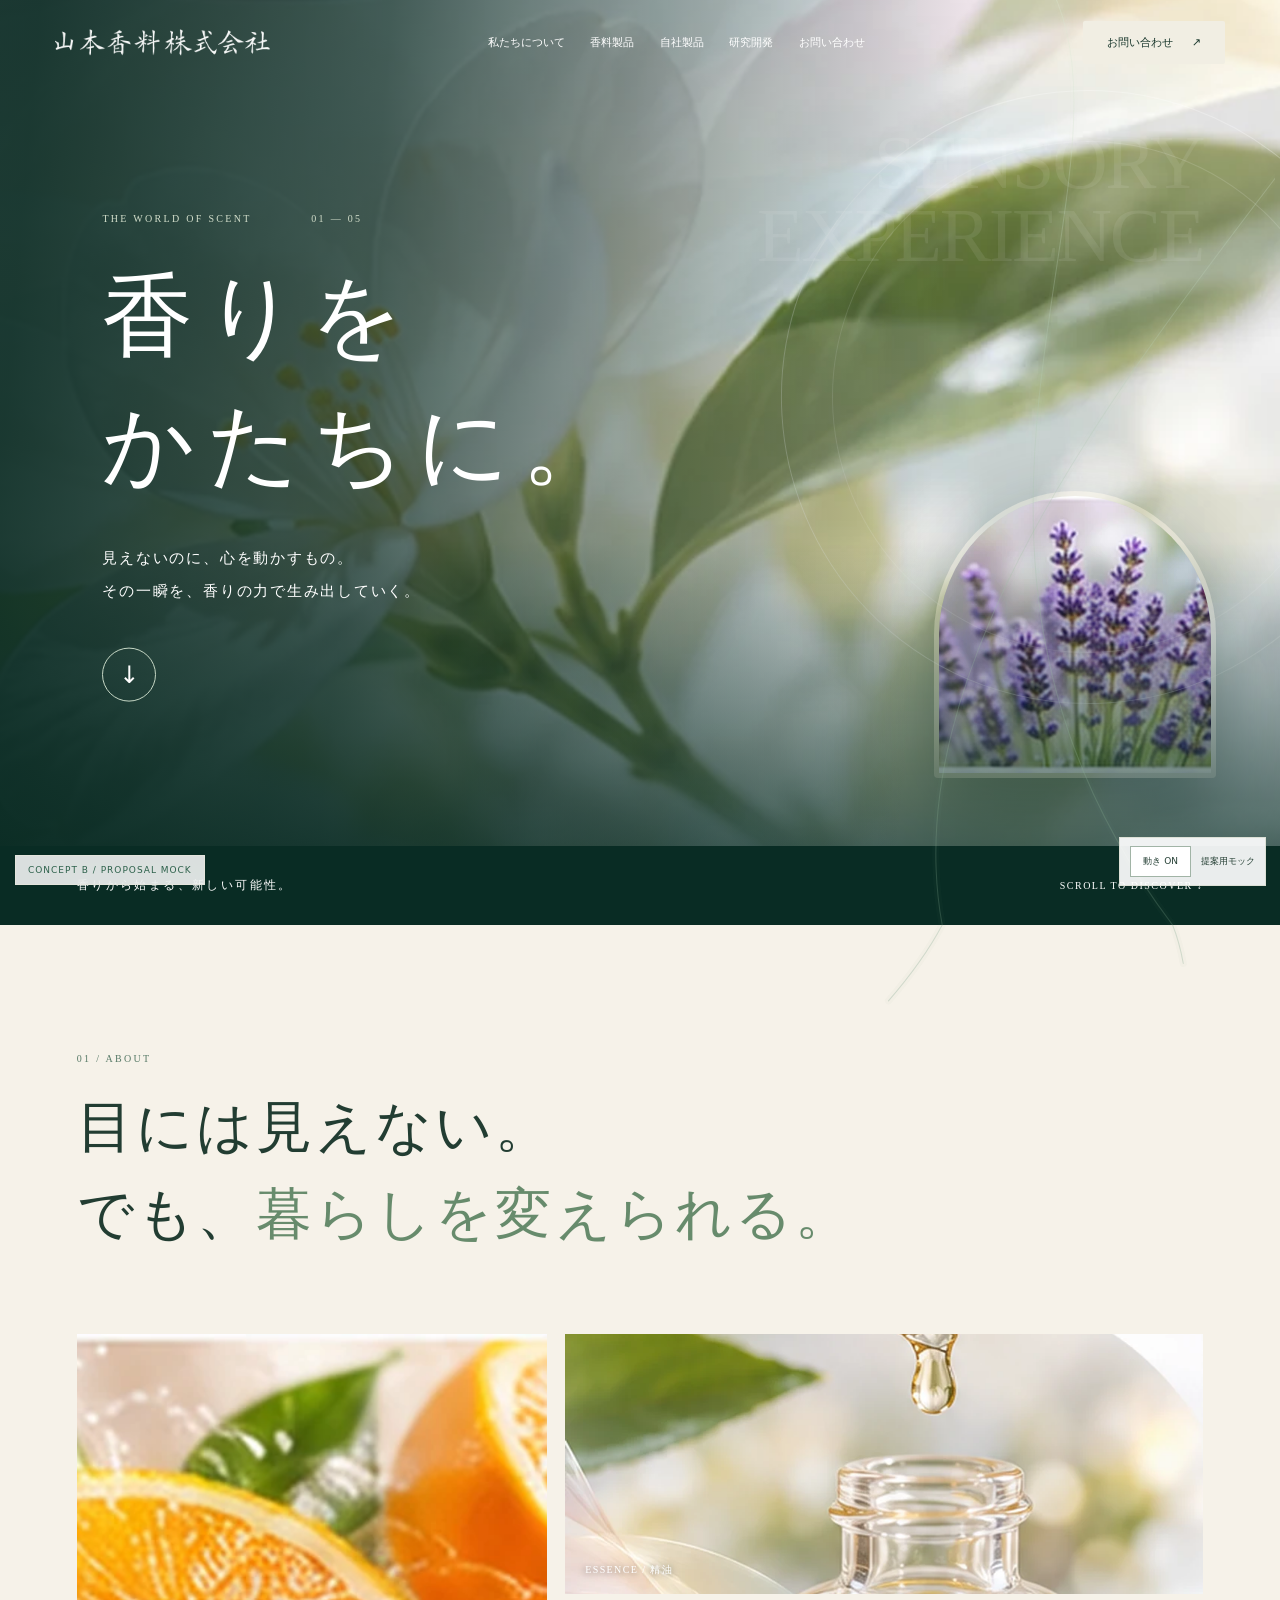
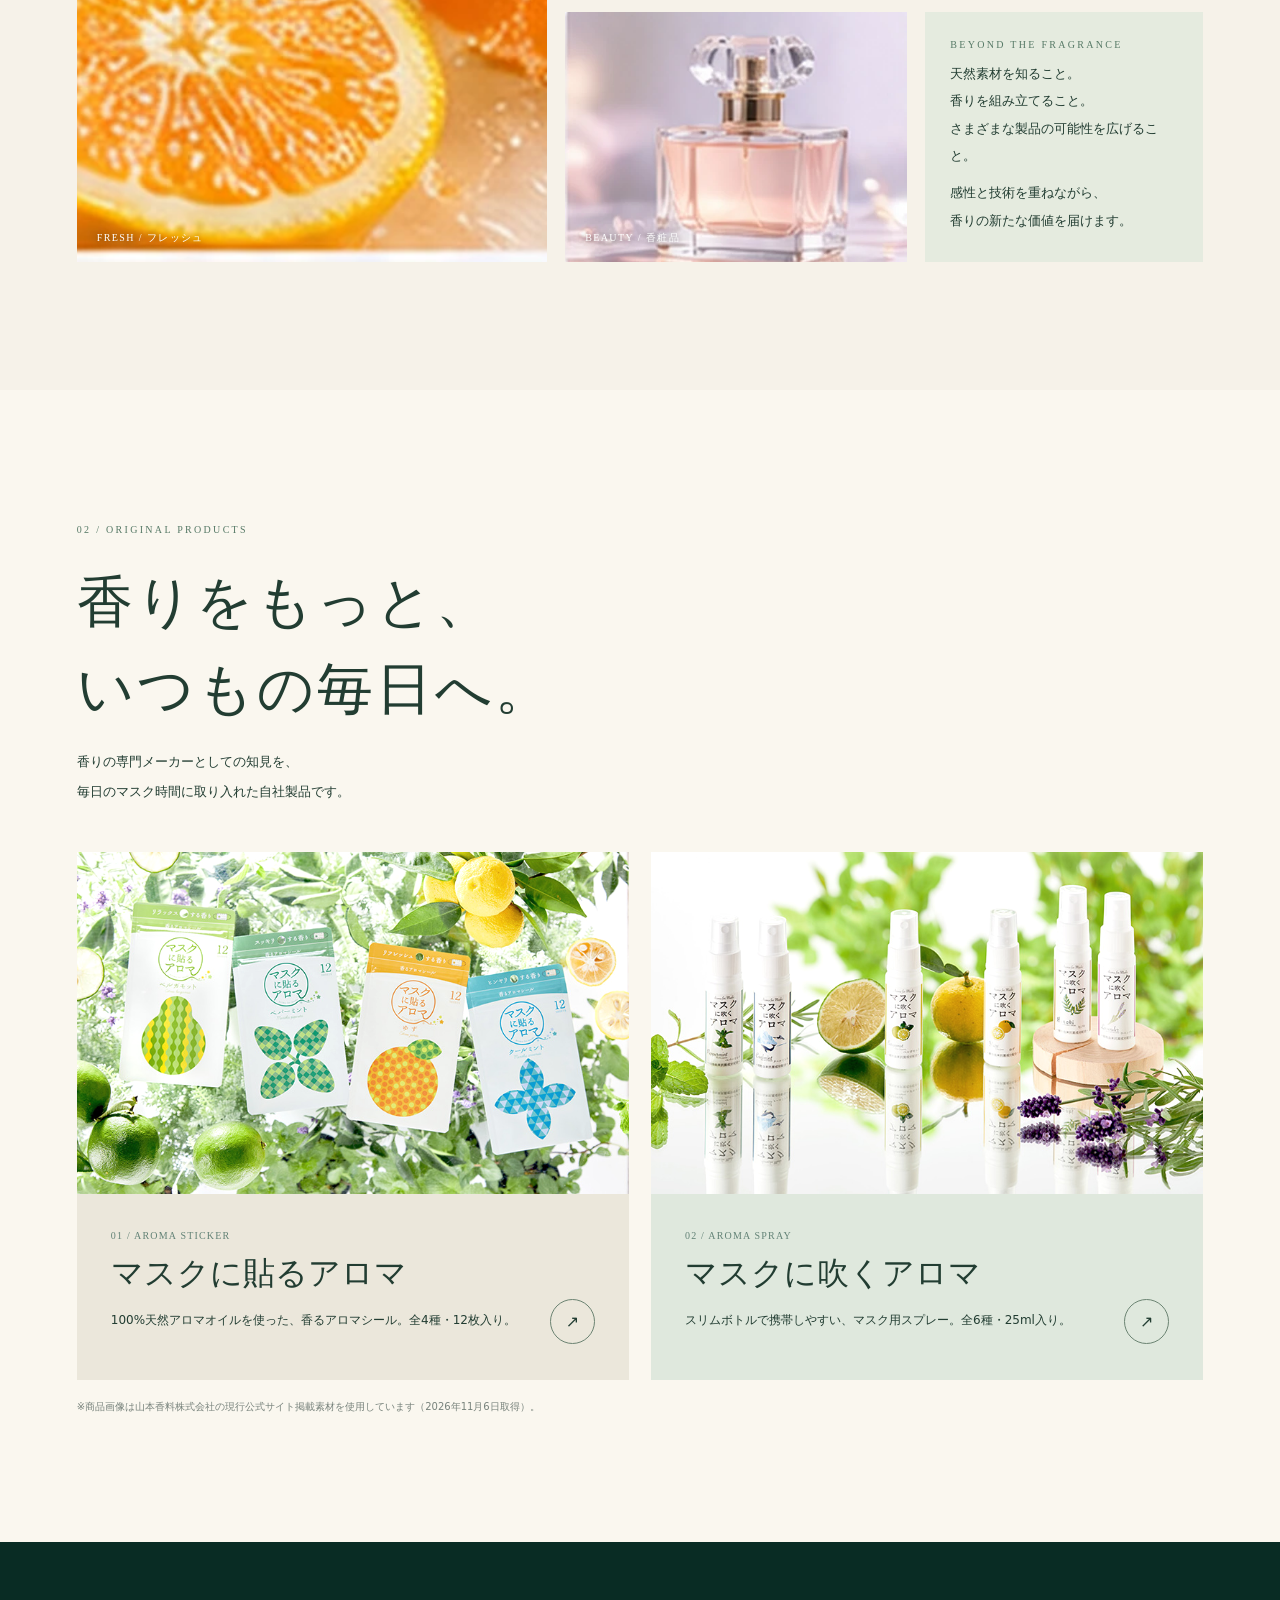
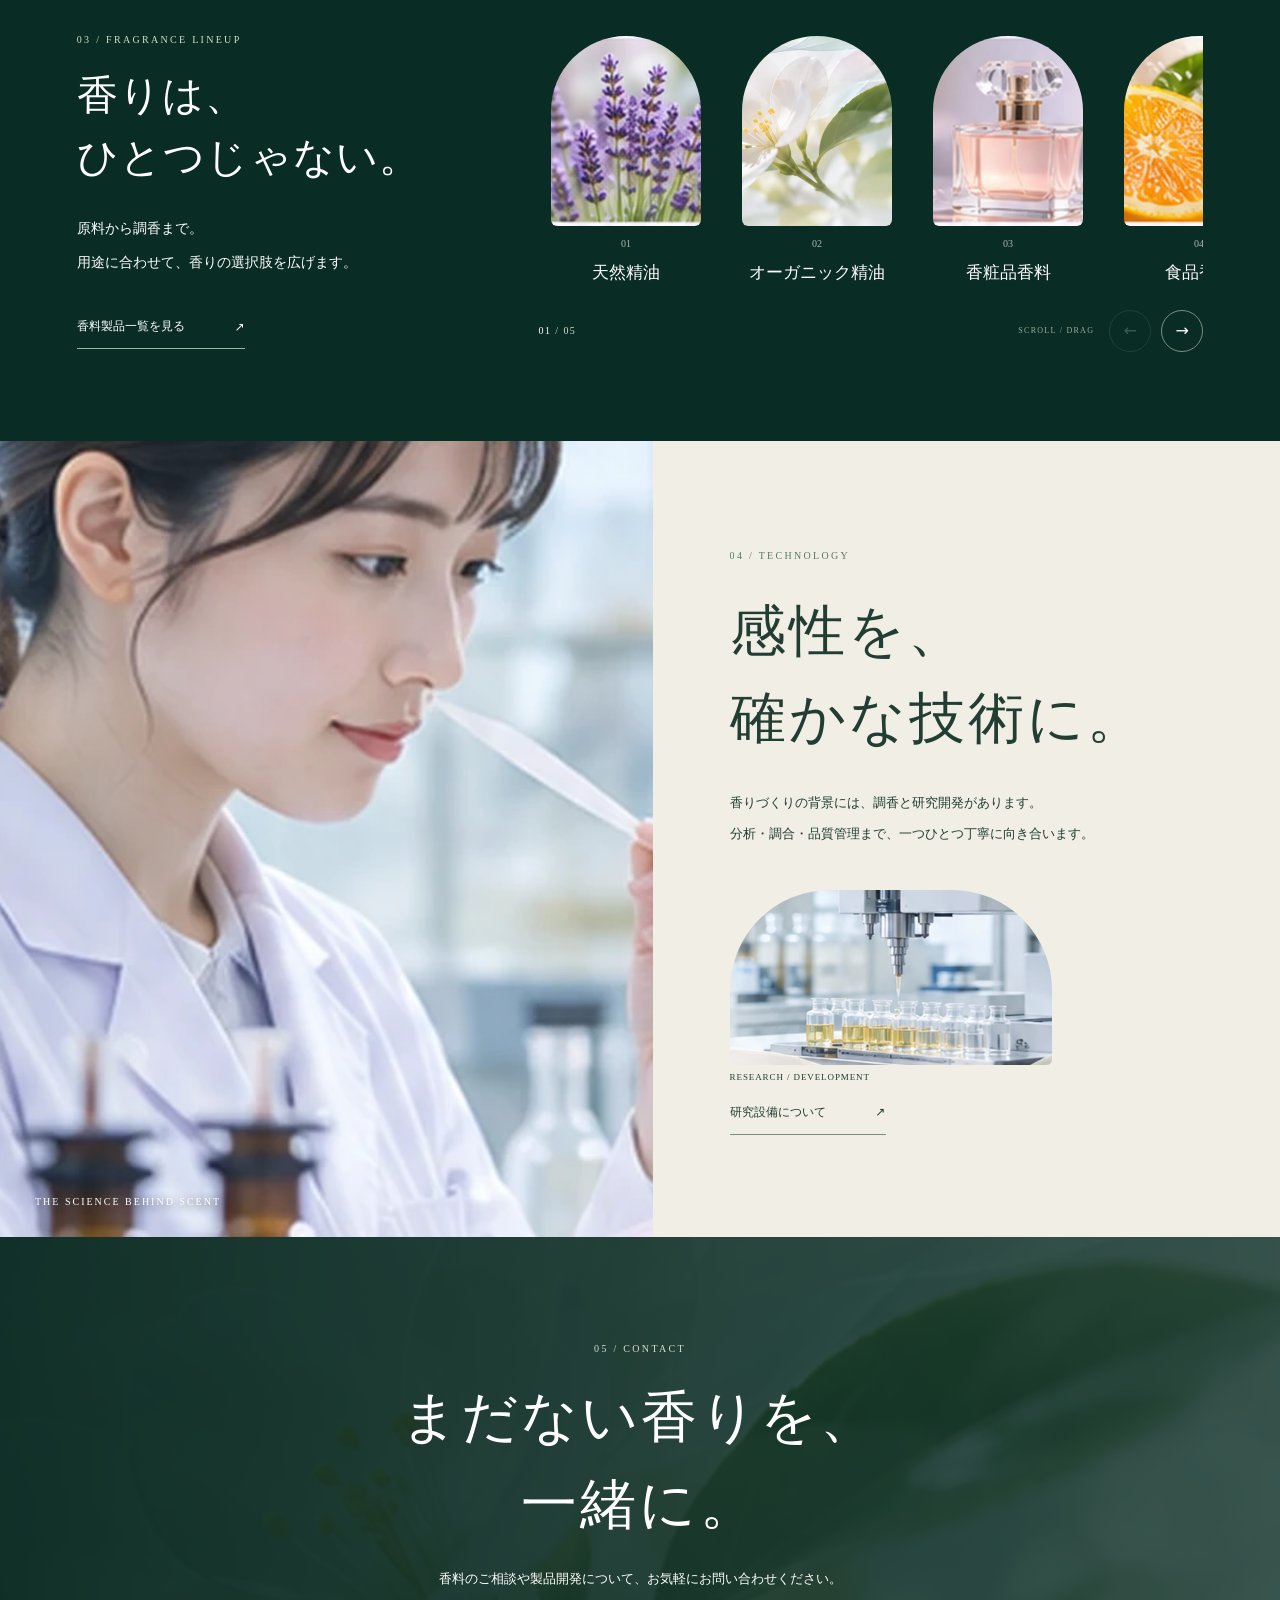
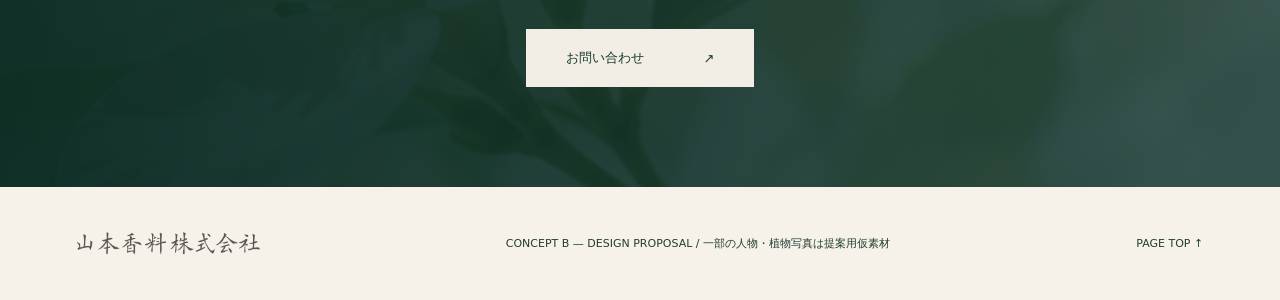
<file: index.html>
<!doctype html><html lang="ja"><head><meta charset="utf-8"><meta name="viewport" content="width=device-width, initial-scale=1"><title>山本香料｜B案 香りをかたちに。｜リニューアルモック</title><meta name="description" content="山本香料株式会社 リニューアル提案B案。香りをかたちにする技術と感性を、写真・編集的な配置とスクロール演出で表現します。"><link rel="stylesheet" href="style.css?v=20261106-11"><script defer src="app.js?v=20261106-11"></script></head><body data-page="home">
<div class="proposal-chip">CONCEPT B / PROPOSAL MOCK</div><header class="topbar"><a class="logo" href="index.html" aria-label="山本香料株式会社 トップへ"><img class="official-logo" src="assets/official-yamamoto-logo.png" width="286" height="36" alt="山本香料株式会社"></a><nav class="nav" id="nav"><a href="#about">私たちについて</a><a href="products.html">香料製品</a><a href="#own">自社製品</a><a href="#tech">研究開発</a><a href="#contact">お問い合わせ</a></nav><a class="header-cta" href="#contact">お問い合わせ <span>↗</span></a><button class="menu-button" aria-expanded="false" aria-controls="nav" aria-label="メニューを開く"><i></i><i></i></button></header>
<main><svg class="b-scent-flow" aria-hidden="true" focusable="false" preserveAspectRatio="none"><defs><linearGradient id="b-scent-gradient" x1="0" y1="0" x2="0" y2="1" gradientUnits="userSpaceOnUse"><stop offset="0" stop-color="#dcebd5"/><stop offset=".2" stop-color="#759d83"/><stop offset=".53" stop-color="#7ca28b"/><stop offset=".67" stop-color="#d8e5d1"/><stop offset=".82" stop-color="#6f9580"/><stop offset="1" stop-color="#e6ead8"/></linearGradient></defs><g class="b-scent-group b-scent-group--primary"><path class="b-scent-path b-scent-glow" data-flow="primary"></path><path class="b-scent-path b-scent-core" data-flow="primary"></path><path class="b-scent-shimmer" data-flow="primary"></path></g><g class="b-scent-group b-scent-group--secondary"><path class="b-scent-path b-scent-glow" data-flow="secondary"></path><path class="b-scent-path b-scent-core" data-flow="secondary"></path><path class="b-scent-shimmer" data-flow="secondary"></path></g></svg><section class="b-hero" id="top"><div class="hero-stage"><div class="hero-photo hero-photo-main"><img src="assets/hero-flower.webp" alt="白い花のやわらかな光（仮素材）"></div><div class="hero-photo hero-photo-small"><img src="assets/product-botanical.webp" alt="ラベンダー（仮素材）"></div><div class="hero-orbit orbit-one"></div><div class="hero-orbit orbit-two"></div><div class="hero-type"><div class="eyebrow light">THE WORLD OF SCENT <span>01 — 05</span></div><h1>香りを<br><em>かたちに。</em></h1><p>見えないのに、心を動かすもの。<br>その一瞬を、香りの力で生み出していく。</p><a href="#about" class="round-cta" aria-label="下へスクロール">↓</a></div><div class="hero-word">SENSORY<br>EXPERIENCE</div></div><div class="hero-bottom"><p>香りから始まる、新しい可能性。</p><span>SCROLL TO DISCOVER ↓</span></div></section>
<section id="about" class="story section-pad"><div class="story-heading reveal"><span class="eyebrow">01 / ABOUT</span><h2>目には見えない。<br>でも、<i>暮らしを変えられる。</i></h2></div><div class="story-collage"><div class="story-image story-image--big reveal"><img src="assets/product-citrus.webp" loading="lazy" alt="柑橘の素材写真"><span>FRESH / フレッシュ</span></div><div class="story-image story-image--mid reveal"><img src="assets/about-oil.webp" loading="lazy" alt="精油の一滴"><span>ESSENCE / 精油</span></div><div class="story-image story-image--small reveal"><img src="assets/product-perfume.webp" loading="lazy" alt="香粧品をイメージした写真"><span>BEAUTY / 香粧品</span></div><div class="story-editorial reveal"><span class="eyebrow">BEYOND THE FRAGRANCE</span><p>天然素材を知ること。<br>香りを組み立てること。<br>さまざまな製品の可能性を広げること。</p><p>感性と技術を重ねながら、<br>香りの新たな価値を届けます。</p></div></div></section>
<section id="own" class="own-showcase section-pad"><div class="own-heading reveal"><div><span class="eyebrow">02 / ORIGINAL PRODUCTS</span><h2>香りをもっと、<br><i>いつもの毎日へ。</i></h2></div><p>香りの専門メーカーとしての知見を、<br>毎日のマスク時間に取り入れた自社製品です。</p></div><div class="own-panels"><a class="own-panel panel-sticker reveal" href="self-product.html?type=sticker"><div class="panel-visual"><img class="panel-official-image" src="assets/official-mask-sticker.jpg" width="768" height="476" loading="lazy" alt="マスクに貼るアロマ4種の公式商品画像"></div><div class="panel-content"><div><small>01 / AROMA STICKER</small><h3>マスクに貼るアロマ</h3><p>100%天然アロマオイルを使った、香るアロマシール。全4種・12枚入り。</p></div><span class="round-arrow">↗</span></div></a><a class="own-panel panel-spray reveal" href="self-product.html?type=spray"><div class="panel-visual"><img class="panel-official-image" src="assets/official-mask-spray.jpg" width="768" height="476" loading="lazy" alt="マスクに吹くアロマ6種の公式商品画像"></div><div class="panel-content"><div><small>02 / AROMA SPRAY</small><h3>マスクに吹くアロマ</h3><p>スリムボトルで携帯しやすい、マスク用スプレー。全6種・25ml入り。</p></div><span class="round-arrow">↗</span></div></a></div><p class="mock-note">※商品画像は山本香料株式会社の現行公式サイト掲載素材を使用しています（2026年11月6日取得）。</p></section>
<section class="products-feature section-pad" id="products"><div class="lineup-intro reveal"><span class="eyebrow light">03 / FRAGRANCE LINEUP</span><h2>香りは、<br><i>ひとつじゃない。</i></h2><p>原料から調香まで。<br>用途に合わせて、香りの選択肢を広げます。</p><a href="products.html" class="text-cta inverse">香料製品一覧を見る <span>↗</span></a></div><div class="lineup-carousel"><div class="lineup-rail" id="lineup-rail"><a class="lineup-item reveal" href="products.html?category=natural"><img src="assets/product-botanical.webp" alt="天然精油のイメージ"><span>01</span><b>天然精油</b></a><a class="lineup-item reveal" href="products.html?category=organic"><img src="assets/hero-flower.webp" alt="オーガニック精油のイメージ"><span>02</span><b>オーガニック精油</b></a><a class="lineup-item reveal" href="products.html?category=fragrance"><img src="assets/product-perfume.webp" alt="香粧品香料のイメージ"><span>03</span><b>香粧品香料</b></a><a class="lineup-item reveal" href="products.html?category=flavor"><img src="assets/product-citrus.webp" alt="食品香料のイメージ"><span>04</span><b>食品香料</b></a><a class="lineup-item reveal" href="products.html?category=ceramide"><img src="assets/product-diffuser.webp" alt="セラミド等の製品を表現した仮画像"><span>05</span><b>セラミド・その他</b></a></div><div class="lineup-controls" aria-label="香料製品カルーセルの操作"><span class="lineup-position" aria-live="polite"><b id="lineup-current">01</b> / 05</span><span class="lineup-hint">SCROLL / DRAG</span><button class="lineup-control lineup-prev" type="button" aria-label="前の香料製品を表示" aria-controls="lineup-rail">←</button><button class="lineup-control lineup-next" type="button" aria-label="次の香料製品を表示" aria-controls="lineup-rail">→</button></div></div></section>
<section id="tech" class="tech-story"><div class="tech-visual"><img src="assets/tech-researcher.webp" alt="香りを確認する日本人研究者の仮イメージ" loading="lazy"><span>THE SCIENCE BEHIND SCENT</span></div><div class="tech-info"><span class="eyebrow">04 / TECHNOLOGY</span><h2>感性を、<br><i>確かな技術に。</i></h2><p>香りづくりの背景には、調香と研究開発があります。<br>分析・調合・品質管理まで、一つひとつ丁寧に向き合います。</p><div class="tech-inset"><img src="assets/tech-lab.webp" alt="香料の調合設備（仮イメージ）" loading="lazy"><span>RESEARCH / DEVELOPMENT</span></div><a class="text-cta" href="https://www.ypcyy.co.jp/facility/" target="_blank" rel="noopener">研究設備について <span>↗</span></a></div></section>
<section id="contact" class="end-contact"><div class="contact-photo"><img src="assets/hero-flower.webp" alt="白い花を写した柔らかな光の写真" loading="lazy"></div><div class="end-text"><span class="eyebrow light">05 / CONTACT</span><h2>まだない香りを、<br>一緒に。</h2><p>香料のご相談や製品開発について、お気軽にお問い合わせください。</p><a href="https://www.ypcyy.co.jp/contact/" target="_blank" rel="noopener" class="contact-link">お問い合わせ <span>↗</span></a></div></section></main><footer class="footer"><a class="logo" href="index.html" aria-label="山本香料株式会社 トップへ"><img class="official-logo" src="assets/official-yamamoto-logo.png" width="286" height="36" alt="山本香料株式会社"></a><span>CONCEPT B — DESIGN PROPOSAL / 一部の人物・植物写真は提案用仮素材</span><a href="#top">PAGE TOP ↑</a></footer><div class="preview-actions"><button id="motion-toggle" type="button">動き ON</button><span>提案用モック</span></div></body></html>
</file>
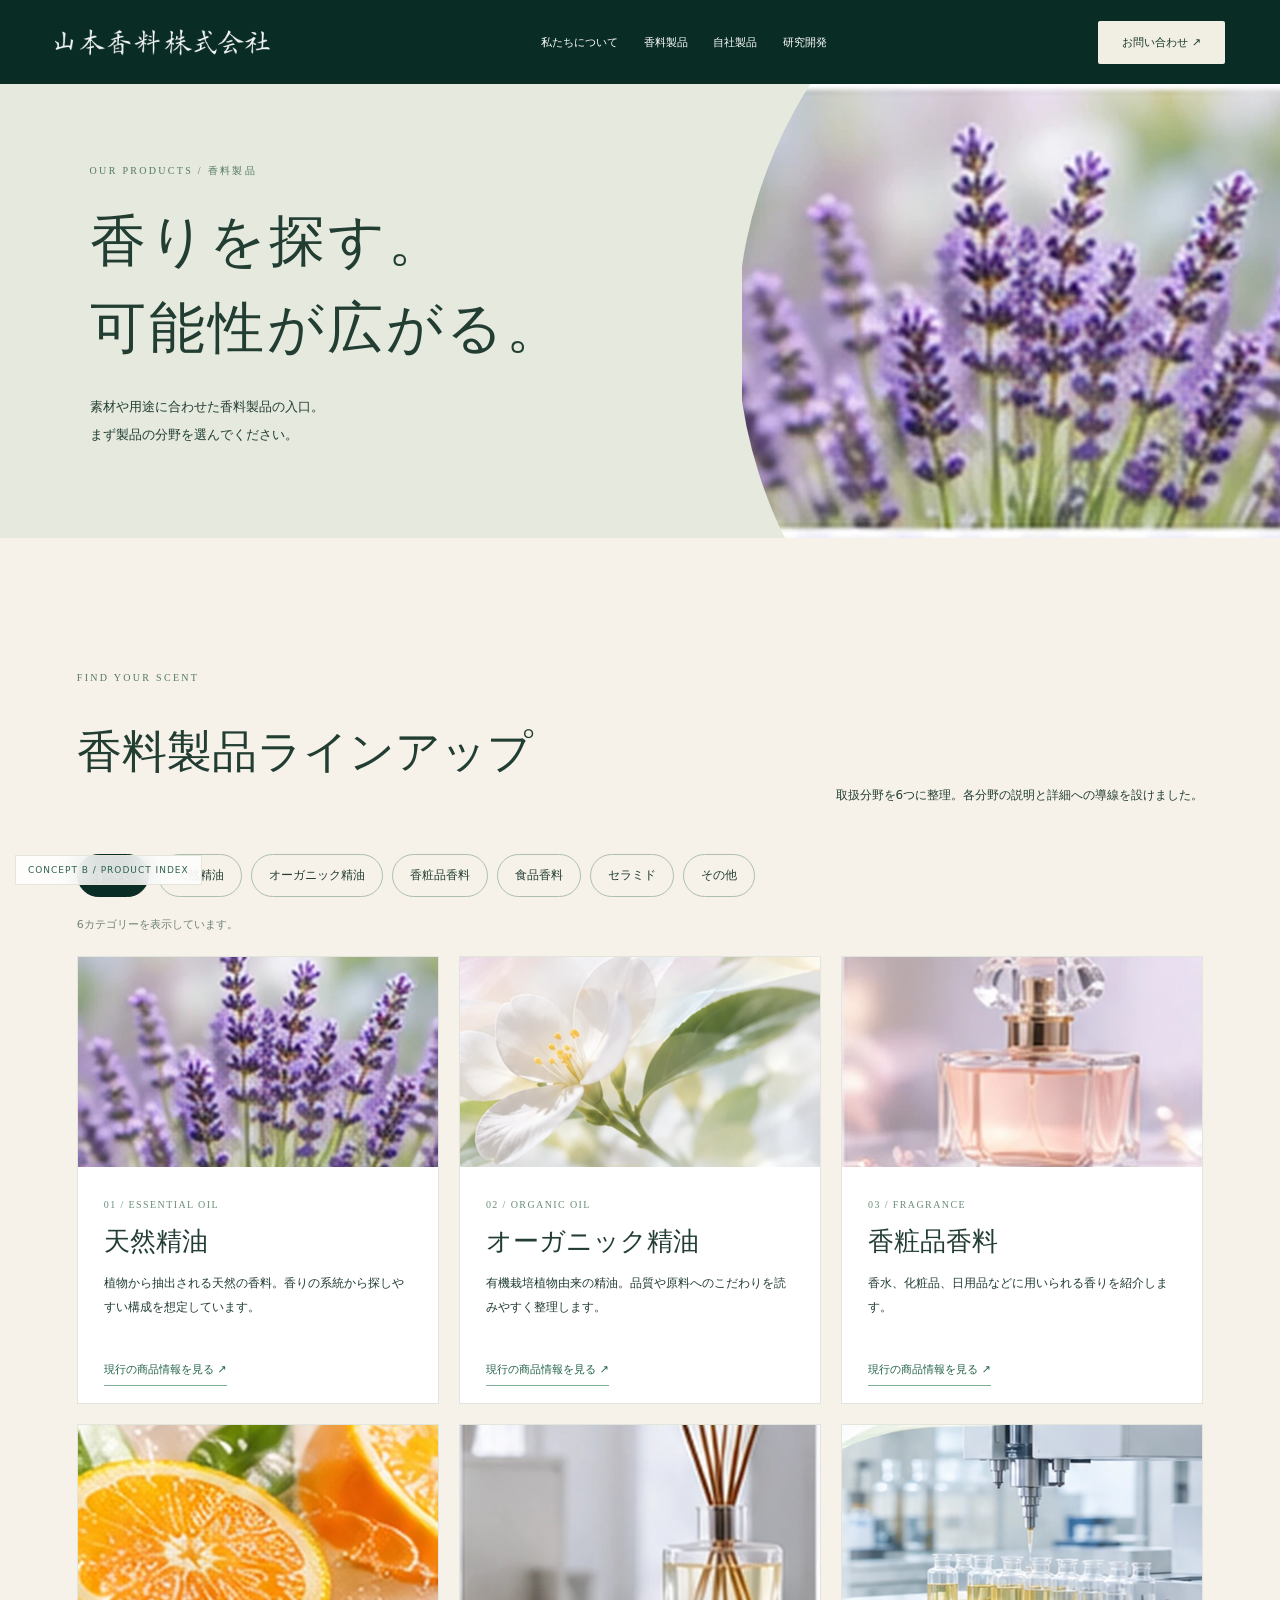
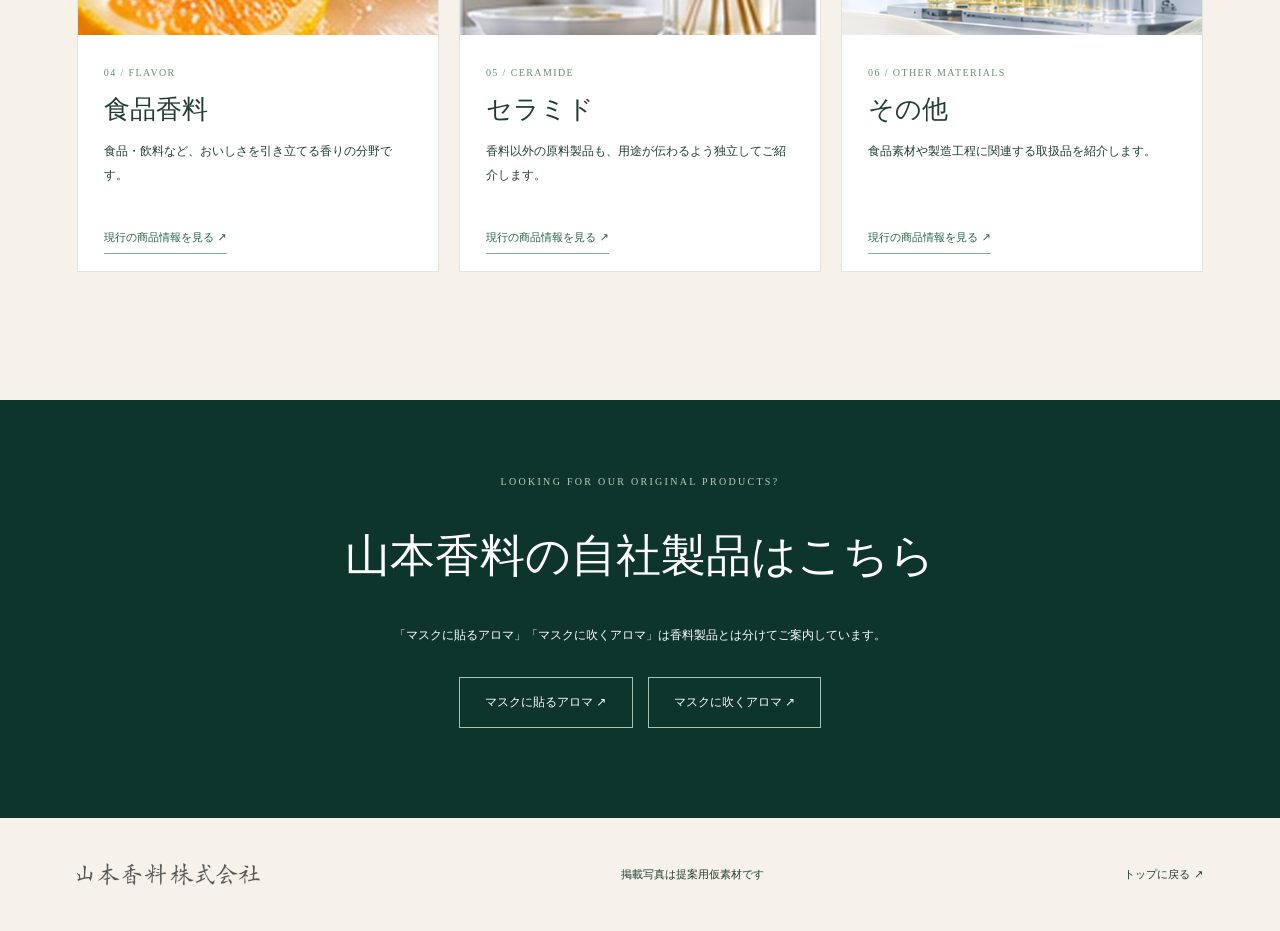
<file: products.html>
<!doctype html>
<html lang="ja">
  <head>
    <meta charset="utf-8" />
    <meta name="viewport" content="width=device-width, initial-scale=1" />
    <title>香料製品一覧｜山本香料 B案</title>
    <link rel="stylesheet" href="style.css?v=20261106-4" />
    <script defer src="app.js?v=20261106-4"></script>
  </head>
  <body data-page="products">
    <div class="proposal-chip">CONCEPT B / PRODUCT INDEX</div>
    <header class="topbar inside">
      <a
        class="logo"
        href="index.html"
        aria-label="山本香料株式会社 トップへ"
        ><img
          class="official-logo"
          src="assets/official-yamamoto-logo.png"
          width="286"
          height="36"
          alt="山本香料株式会社"
      /></a>
      <nav class="nav" id="nav">
        <a href="index.html#about">私たちについて</a
        ><a href="products.html">香料製品</a
        ><a href="index.html#own">自社製品</a
        ><a href="index.html#tech">研究開発</a>
      </nav>
      <a
        class="header-cta"
        href="https://www.ypcyy.co.jp/contact/"
        target="_blank"
        rel="noopener"
        >お問い合わせ ↗</a
      ><button
        class="menu-button"
        aria-expanded="false"
        aria-controls="nav"
        aria-label="メニューを開く"
      >
        <i></i><i></i>
      </button>
    </header>
    <main>
      <section class="inner-hero">
        <div>
          <span class="eyebrow">OUR PRODUCTS / 香料製品</span>
          <h1>香りを探す。<br /><i>可能性が広がる。</i></h1>
          <p>
            素材や用途に合わせた香料製品の入口。<br />まず製品の分野を選んでください。
          </p>
        </div>
        <div class="inner-hero-image">
          <img src="assets/product-botanical.webp" alt="香料の素材となる植物" />
        </div>
      </section>
      <section class="product-finder section-pad">
        <div class="finder-head">
          <div>
            <span class="eyebrow">FIND YOUR SCENT</span>
            <h2>香料製品ラインアップ</h2>
          </div>
          <p>取扱分野を6つに整理。各分野の説明と詳細への導線を設けました。</p>
        </div>
        <div class="finder-controls" role="group" aria-label="製品カテゴリー">
          <button
            class="filter-button selected"
            data-filter="all"
            aria-pressed="true"
          >
            すべて</button
          ><button
            class="filter-button"
            data-filter="natural"
            aria-pressed="false"
          >
            天然精油</button
          ><button
            class="filter-button"
            data-filter="organic"
            aria-pressed="false"
          >
            オーガニック精油</button
          ><button
            class="filter-button"
            data-filter="fragrance"
            aria-pressed="false"
          >
            香粧品香料</button
          ><button
            class="filter-button"
            data-filter="flavor"
            aria-pressed="false"
          >
            食品香料</button
          ><button
            class="filter-button"
            data-filter="ceramide"
            aria-pressed="false"
          >
            セラミド</button
          ><button
            class="filter-button"
            data-filter="other"
            aria-pressed="false"
          >
            その他
          </button>
        </div>
        <p id="results-count" class="result-count" role="status">
          6カテゴリーを表示しています。
        </p>
        <div class="finder-grid">
          <article class="finder-card reveal" data-category="natural">
            <img src="assets/product-botanical.webp" alt="ラベンダー" />
            <div>
              <span>01 / ESSENTIAL OIL</span>
              <h3>天然精油</h3>
              <p>
                植物から抽出される天然の香料。香りの系統から探しやすい構成を想定しています。
              </p>
              <a
                href="https://www.ypcyy.co.jp/product/"
                target="_blank"
                rel="noopener"
                >現行の商品情報を見る ↗</a
              >
            </div>
          </article>
          <article class="finder-card reveal" data-category="organic">
            <img src="assets/hero-flower.webp" alt="花の写真" />
            <div>
              <span>02 / ORGANIC OIL</span>
              <h3>オーガニック精油</h3>
              <p>
                有機栽培植物由来の精油。品質や原料へのこだわりを読みやすく整理します。
              </p>
              <a
                href="https://www.ypcyy.co.jp/product/"
                target="_blank"
                rel="noopener"
                >現行の商品情報を見る ↗</a
              >
            </div>
          </article>
          <article class="finder-card reveal" data-category="fragrance">
            <img src="assets/product-perfume.webp" alt="香水瓶" />
            <div>
              <span>03 / FRAGRANCE</span>
              <h3>香粧品香料</h3>
              <p>香水、化粧品、日用品などに用いられる香りを紹介します。</p>
              <a
                href="https://www.ypcyy.co.jp/product/"
                target="_blank"
                rel="noopener"
                >現行の商品情報を見る ↗</a
              >
            </div>
          </article>
          <article class="finder-card reveal" data-category="flavor">
            <img src="assets/product-citrus.webp" alt="柑橘" />
            <div>
              <span>04 / FLAVOR</span>
              <h3>食品香料</h3>
              <p>食品・飲料など、おいしさを引き立てる香りの分野です。</p>
              <a
                href="https://www.ypcyy.co.jp/product/"
                target="_blank"
                rel="noopener"
                >現行の商品情報を見る ↗</a
              >
            </div>
          </article>
          <article class="finder-card reveal" data-category="ceramide">
            <img src="assets/product-diffuser.webp" alt="製品の仮ビジュアル" />
            <div>
              <span>05 / CERAMIDE</span>
              <h3>セラミド</h3>
              <p>
                香料以外の原料製品も、用途が伝わるよう独立してご紹介します。
              </p>
              <a
                href="https://www.ypcyy.co.jp/product/"
                target="_blank"
                rel="noopener"
                >現行の商品情報を見る ↗</a
              >
            </div>
          </article>
          <article class="finder-card reveal" data-category="other">
            <img src="assets/tech-lab.webp" alt="製造設備の仮イメージ" />
            <div>
              <span>06 / OTHER MATERIALS</span>
              <h3>その他</h3>
              <p>食品素材や製造工程に関連する取扱品を紹介します。</p>
              <a
                href="https://www.ypcyy.co.jp/product/"
                target="_blank"
                rel="noopener"
                >現行の商品情報を見る ↗</a
              >
            </div>
          </article>
        </div>
      </section>
      <aside class="separate-products">
        <span class="eyebrow">LOOKING FOR OUR ORIGINAL PRODUCTS?</span>
        <h2>山本香料の自社製品はこちら</h2>
        <p>
          「マスクに貼るアロマ」「マスクに吹くアロマ」は香料製品とは分けてご案内しています。
        </p>
        <div class="separate-links">
          <a href="self-product.html?type=sticker">マスクに貼るアロマ ↗</a
          ><a href="self-product.html?type=spray">マスクに吹くアロマ ↗</a>
        </div>
      </aside>
    </main>
    <footer class="footer">
      <a
        class="footer-official-logo"
        href="index.html"
        aria-label="山本香料株式会社 トップへ"
        ><img
          src="assets/official-yamamoto-logo.png"
          width="286"
          height="36"
          alt="山本香料株式会社"
      /></a>
      <span>掲載写真は提案用仮素材です</span
      ><a href="index.html">トップに戻る ↗</a>
    </footer>
  </body>
</html>
</file>
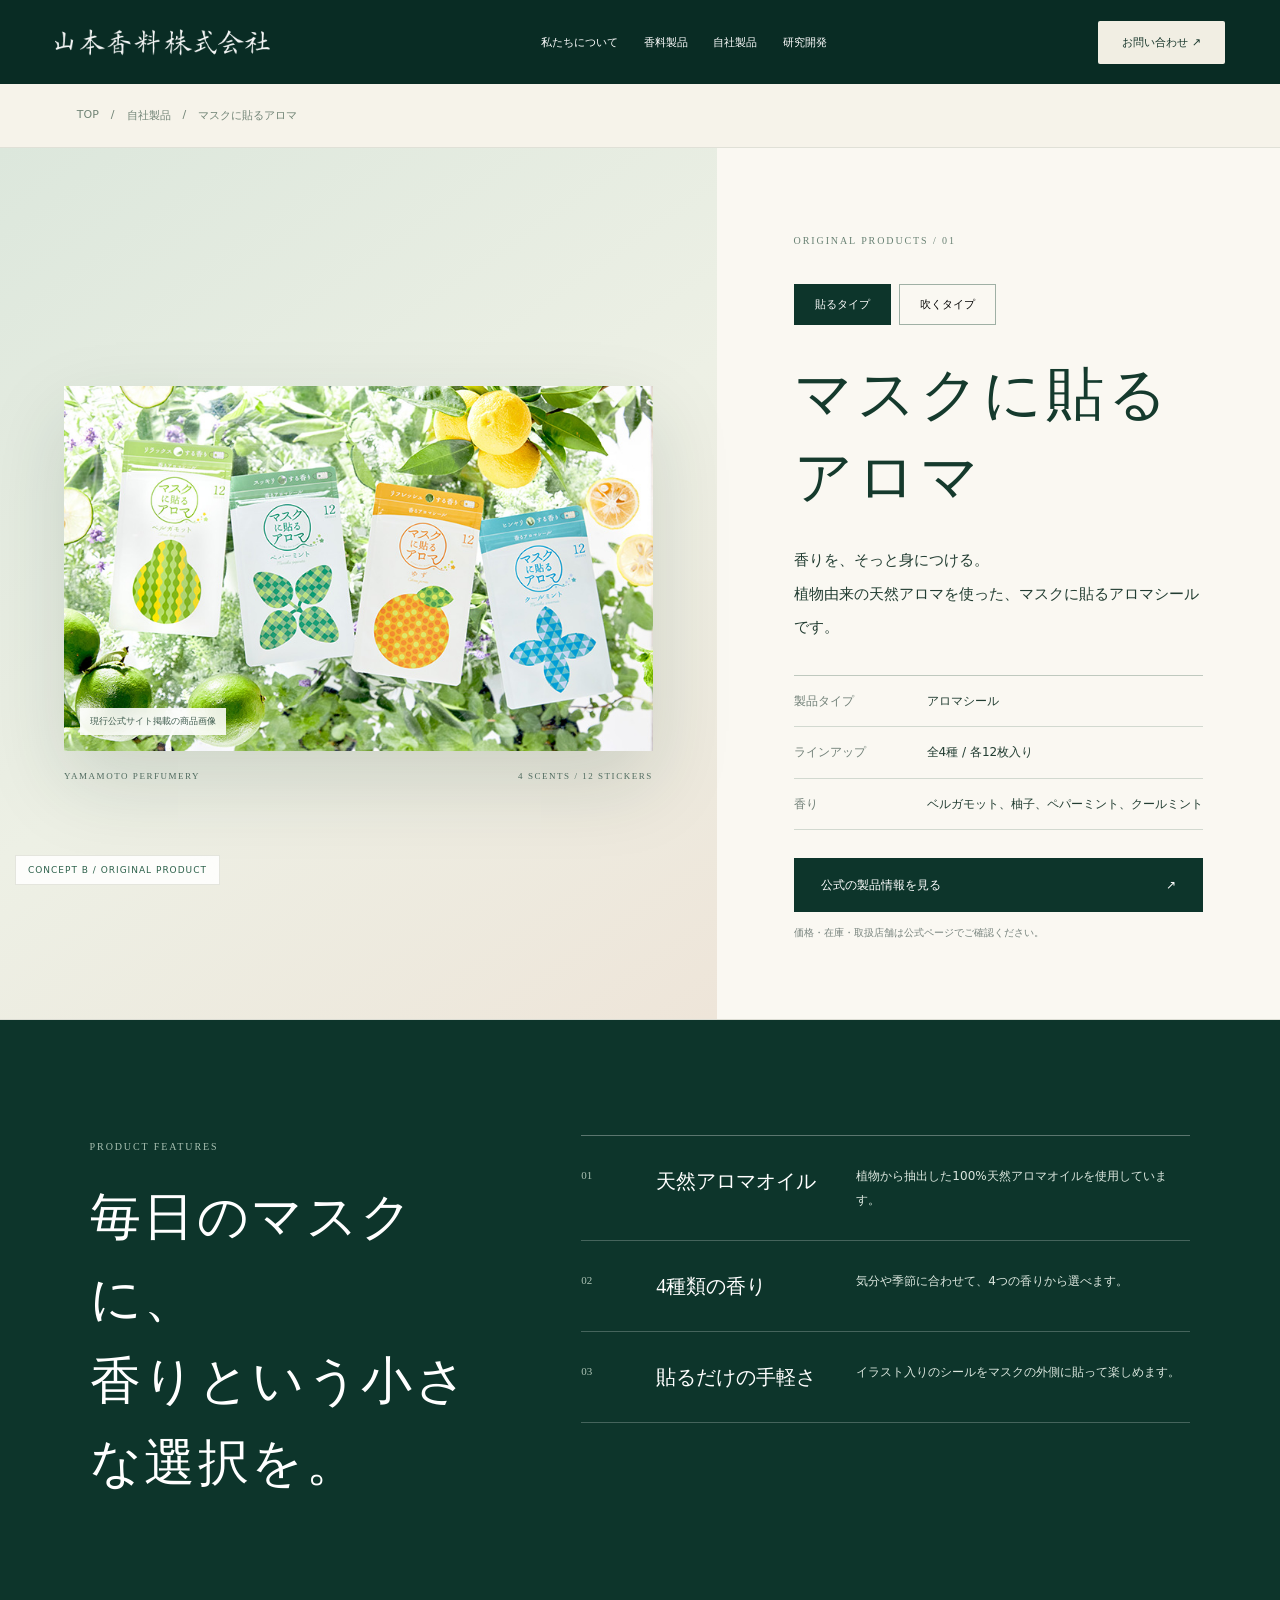
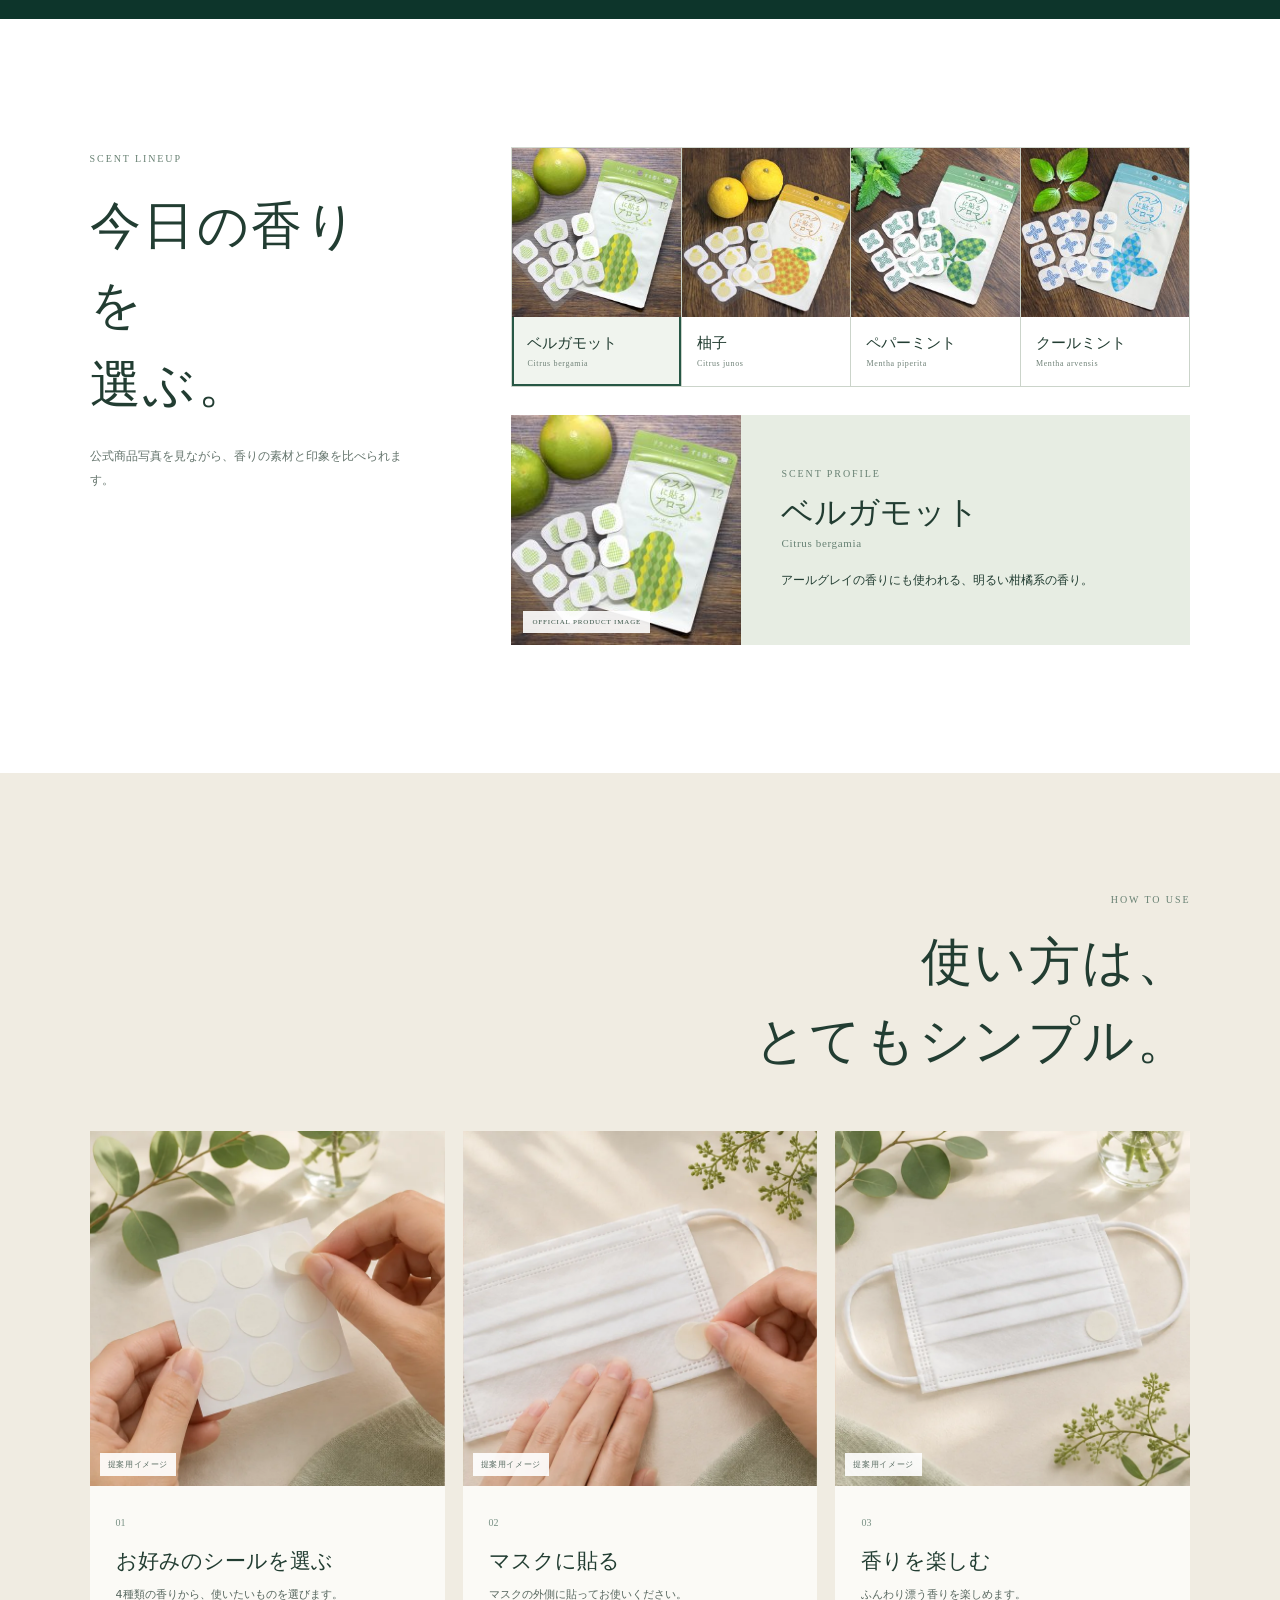
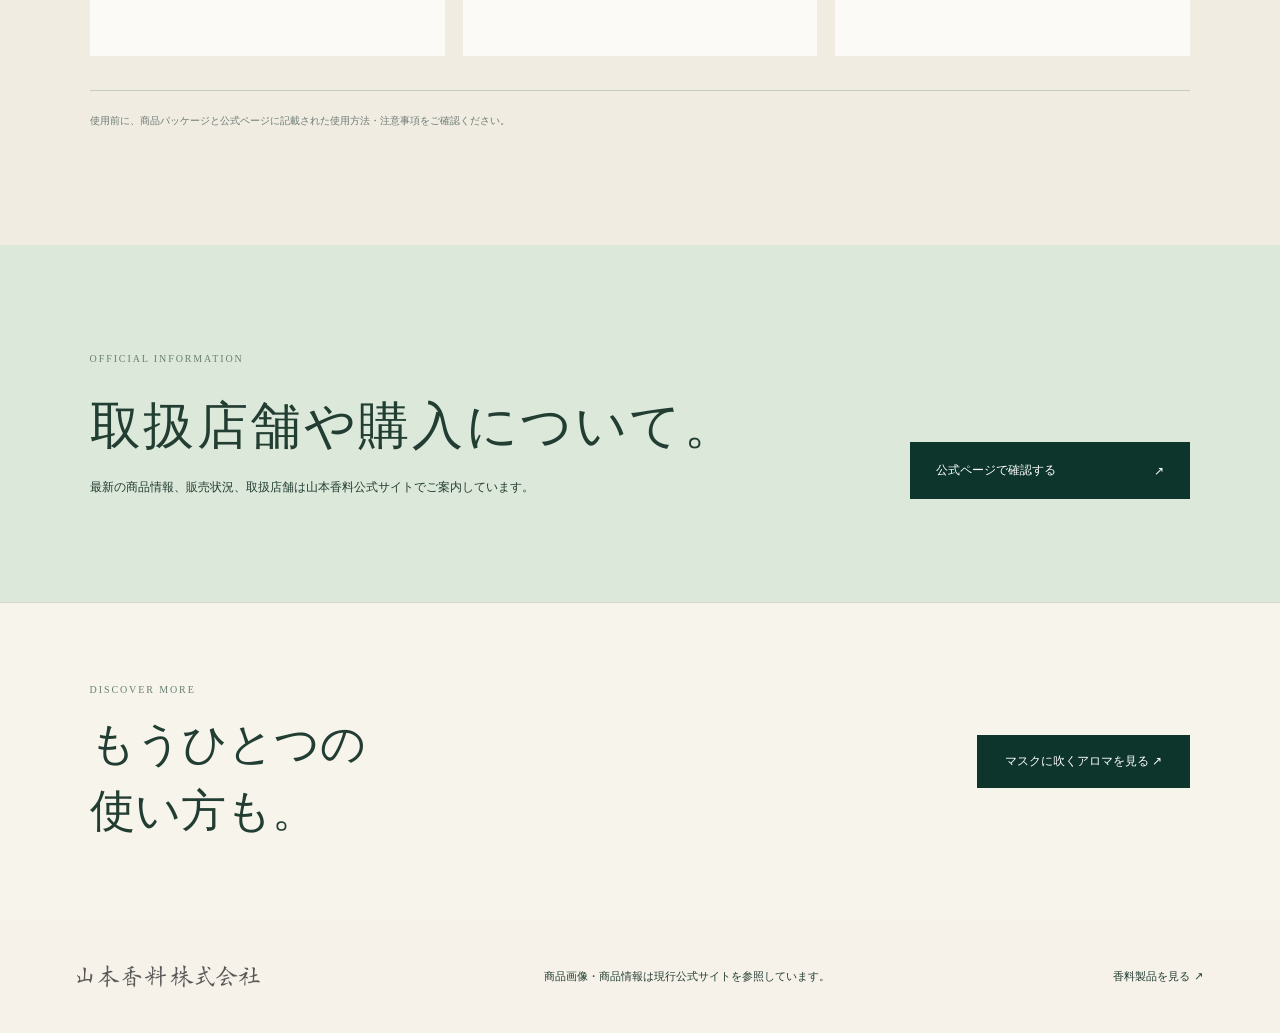
<file: self-product.html>
<!doctype html>
<html lang="ja">
<head>
  <meta charset="utf-8">
  <meta name="viewport" content="width=device-width, initial-scale=1">
  <title>自社製品詳細｜山本香料 B案</title>
  <meta name="description" content="山本香料の自社製品、マスクに貼るアロマ・マスクに吹くアロマの詳細ページです。">
  <link rel="stylesheet" href="style.css?v=20261106-5">
  <script defer src="app.js?v=20261106-5"></script>
</head>
<body data-page="detail">
  <div class="proposal-chip">CONCEPT B / ORIGINAL PRODUCT</div>
  <header class="topbar inside">
    <a class="logo" href="index.html" aria-label="山本香料株式会社 トップへ"><img class="official-logo" src="assets/official-yamamoto-logo.png" width="286" height="36" alt="山本香料株式会社"></a>
    <nav class="nav" id="nav"><a href="index.html#about">私たちについて</a><a href="products.html">香料製品</a><a href="index.html#own">自社製品</a><a href="index.html#tech">研究開発</a></nav>
    <a class="header-cta" href="https://www.ypcyy.co.jp/contact/" target="_blank" rel="noopener">お問い合わせ ↗</a>
    <button class="menu-button" aria-expanded="false" aria-controls="nav" aria-label="メニューを開く"><i></i><i></i></button>
  </header>

  <main>
    <nav class="breadcrumb" aria-label="パンくずリスト"><a href="index.html">TOP</a><span>/</span><a href="index.html#own">自社製品</a><span>/</span><span id="crumb-title">マスクに貼るアロマ</span></nav>

    <section class="product-hero">
      <div class="product-gallery">
        <div class="gallery-stage detail-product-visual">
          <img id="detail-product-image" class="detail-product-image" src="assets/official-mask-sticker.jpg" width="768" height="476" alt="マスクに貼るアロマ4種の公式商品画像">
          <span class="image-disclaimer">現行公式サイト掲載の商品画像</span>
        </div>
        <div class="gallery-caption"><span>YAMAMOTO PERFUMERY</span><span id="gallery-count">4 SCENTS / 12 STICKERS</span></div>
      </div>

      <div class="product-summary">
        <p class="product-number" id="product-number">ORIGINAL PRODUCTS / 01</p>
        <div class="detail-kinds" role="group" aria-label="自社製品の切り替え">
          <button class="kind-tab active" data-kind="sticker" aria-pressed="true">貼るタイプ</button>
          <button class="kind-tab" data-kind="spray" aria-pressed="false">吹くタイプ</button>
        </div>
        <h1 id="detail-title">マスクに貼る<br>アロマ</h1>
        <p class="detail-lead" id="detail-lead">香りを、そっと身につける。<br>植物由来の天然アロマを使った、マスクに貼るアロマシールです。</p>
        <dl class="product-facts">
          <div><dt>製品タイプ</dt><dd id="detail-type">アロマシール</dd></div>
          <div><dt>ラインアップ</dt><dd id="detail-size">全4種 / 各12枚入り</dd></div>
          <div><dt>香り</dt><dd id="detail-scents">ベルガモット、柚子、ペパーミント、クールミント</dd></div>
        </dl>
        <div class="product-action">
          <a class="detail-main-link" id="official-link" href="https://www.ypcyy.co.jp/product/category/own-product-mask-sticker/" target="_blank" rel="noopener">公式の製品情報を見る <span>↗</span></a>
          <p>価格・在庫・取扱店舗は公式ページでご確認ください。</p>
        </div>
      </div>
    </section>

    <section class="product-features">
      <header class="feature-heading"><span>PRODUCT FEATURES</span><h2 id="feature-heading">毎日のマスクに、<br>香りという小さな選択を。</h2></header>
      <div class="feature-list">
        <article><span>01</span><h3 id="feature1-title">天然アロマオイル</h3><p id="feature1-desc">植物から抽出した100%天然アロマオイルを使用しています。</p></article>
        <article><span>02</span><h3 id="feature2-title">4種類の香り</h3><p id="feature2-desc">気分や季節に合わせて、4つの香りから選べます。</p></article>
        <article><span>03</span><h3 id="feature3-title">貼るだけの手軽さ</h3><p id="feature3-desc">イラスト入りのシールをマスクの外側に貼って楽しめます。</p></article>
      </div>
    </section>

    <section class="scent-selector section-pad">
      <div class="scent-intro">
        <span class="section-label">SCENT LINEUP</span>
        <h2>今日の香りを<br>選ぶ。</h2>
        <p>公式商品写真を見ながら、香りの素材と印象を比べられます。</p>
      </div>
      <div class="scent-interface">
        <div id="scent-options" class="scent-options" role="group" aria-label="香りの種類"></div>
        <div class="selected-scent" aria-live="polite">
          <div class="selected-scent-media"><img id="selected-scent-image" src="assets/scent-sticker-bergamot.jpg" width="250" height="250" loading="lazy" decoding="async" alt="マスクに貼るアロマ ベルガモットの公式商品画像"><span>OFFICIAL PRODUCT IMAGE</span></div>
          <div class="selected-scent-copy"><span>SCENT PROFILE</span><h3 id="selected-scent-name">ベルガモット</h3><i id="selected-scent-latin">Citrus bergamia</i><p id="selected-scent-description">紅茶のアールグレイでも知られる、親しみやすい柑橘系の香り。</p></div>
        </div>
      </div>
    </section>

    <section class="steps section-pad">
      <header><span class="section-label">HOW TO USE</span><h2 id="steps-title">使い方は、<br>とてもシンプル。</h2></header>
      <div class="steps-grid">
        <article><div class="step-photo"><img id="step1-image" src="assets/howto-sticker-triptych.webp" width="2172" height="724" loading="lazy" decoding="async" alt="アロマシールを選ぶ提案用イメージ"><span>提案用イメージ</span></div><div class="step-copy"><span>01</span><h3 id="step1-title">お好みのシールを選ぶ</h3><p id="step1-desc">4種類の香りから、使いたいものを選びます。</p></div></article>
        <article><div class="step-photo"><img id="step2-image" src="assets/howto-sticker-triptych.webp" width="2172" height="724" loading="lazy" decoding="async" alt="マスクの外側にアロマシールを貼る提案用イメージ"><span>提案用イメージ</span></div><div class="step-copy"><span>02</span><h3 id="step2-title">マスクに貼る</h3><p id="step2-desc">マスクの外側に貼ってお使いください。</p></div></article>
        <article><div class="step-photo"><img id="step3-image" src="assets/howto-sticker-triptych.webp" width="2172" height="724" loading="lazy" decoding="async" alt="アロマシールを貼ったマスクの提案用イメージ"><span>提案用イメージ</span></div><div class="step-copy"><span>03</span><h3 id="step3-title">香りを楽しむ</h3><p id="step3-desc">ふんわり漂う香りを楽しめます。</p></div></article>
      </div>
      <p class="usage-note" id="usage-note">使用前に、商品パッケージと公式ページに記載された使用方法・注意事項をご確認ください。</p>
    </section>

    <section class="purchase-guide">
      <div><span class="section-label">OFFICIAL INFORMATION</span><h2>取扱店舗や購入について。</h2><p>最新の商品情報、販売状況、取扱店舗は山本香料公式サイトでご案内しています。</p></div>
      <a id="purchase-link" href="https://www.ypcyy.co.jp/product/category/own-product-mask-sticker/" target="_blank" rel="noopener">公式ページで確認する <span>↗</span></a>
    </section>

    <section class="more-products"><div><span class="section-label">DISCOVER MORE</span><h2>もうひとつの<br>使い方も。</h2></div><a id="switch-product" href="self-product.html?type=spray">マスクに吹くアロマを見る ↗</a></section>
  </main>

  <footer class="footer"><a class="footer-official-logo" href="index.html" aria-label="山本香料株式会社 トップへ"><img src="assets/official-yamamoto-logo.png" width="286" height="36" alt="山本香料株式会社"></a><span>商品画像・商品情報は現行公式サイトを参照しています。</span><a href="products.html">香料製品を見る ↗</a></footer>
</body>
</html>
</file>
<file: style.css>
@charset "utf-8";
:root{--forest:#0d352b;--dark:#092c24;--mid:#275745;--sage:#c4d2b5;--ivory:#f6f2e9;--ink:#223d32;--line:#d9dfd3;--serif:"Yu Mincho","Hiragino Mincho ProN","Noto Serif JP",serif;--sans:"BIZ UDPGothic","Hiragino Kaku Gothic ProN","Noto Sans JP",sans}
*{box-sizing:border-box}html{scroll-behavior:smooth;scroll-padding-top:85px}body{margin:0;background:var(--ivory);font-family:var(--sans);color:var(--ink);-webkit-font-smoothing:antialiased}a{color:inherit;text-decoration:none}button{font:inherit;cursor:pointer}img{width:100%;height:100%;object-fit:cover;display:block}i,em{font-style:normal}.proposal-chip{position:fixed;z-index:100;left:15px;bottom:15px;padding:9px 12px;background:#ffffffd9;font-size:9px;letter-spacing:.11em;color:#2d614b;border:1px solid #e4e5dd;backdrop-filter:blur(12px)}.topbar{height:84px;display:flex;align-items:center;justify-content:space-between;gap:28px;padding:0 clamp(24px,4.3vw,80px);position:absolute;inset:0 0 auto;z-index:30;color:white}.topbar.inside{position:relative;background:var(--dark)}.logo{display:flex;align-items:center;gap:10px;white-space:nowrap;font-family:var(--serif);font-size:19px;font-weight:700;letter-spacing:.06em}.logo small{display:block;font:8px Georgia,serif;letter-spacing:.1em;margin-top:6px}.logo-icon{font-size:40px;color:#b9d3a7;font-family:Georgia,serif}.nav{display:flex;gap:clamp(13px,2vw,32px)}.nav a{font-size:11px;white-space:nowrap;transition:opacity .3s}.nav a:hover{opacity:.55}.header-cta{white-space:nowrap;background:#f1eee3;color:#18362b;padding:14px 24px;font-size:11px;border-radius:2px}.header-cta span{padding-left:15px}.menu-button{display:none}.eyebrow{font:10px Georgia,serif;letter-spacing:.23em;color:#567966}.eyebrow.light{color:#d3decb}.section-pad{padding:clamp(90px,10vw,160px) clamp(24px,6vw,110px)}.reveal{opacity:0;transform:translateY(32px);transition:opacity 1s,transform 1s cubic-bezier(.18,.75,.22,1)}.reveal.visible,.motion-off .reveal{opacity:1;transform:none}.motion-off *{animation:none!important;transition:none!important}.mock-note{font-size:10px;color:#77827b;margin:20px 0 0}.b-hero{background:var(--dark);color:#fff;min-height:100vh;overflow:hidden;position:relative}.hero-stage{height:min(870px,94vh);min-height:640px;position:relative;overflow:hidden;isolation:isolate}.hero-stage:after{content:"";position:absolute;inset:0;background:linear-gradient(95deg,#062820e8 3%,#062820bd 29%,transparent 72%),linear-gradient(0deg,#082d25b5,transparent 36%);z-index:-1}.hero-photo{position:absolute;z-index:-2;overflow:hidden}.hero-photo-main{inset:0}.hero-photo-main img{object-position:60% 40%;transform:scale(1.12);animation:hero-drift 16s ease-in-out infinite alternate}.hero-photo-small{width:22%;height:34%;right:5%;bottom:8%;border:5px solid #f0e9d854;border-radius:50% 50% 4px 4px;box-shadow:0 30px 80px #07251e66;animation:float 8s ease-in-out infinite alternate}.hero-photo-small img{object-position:35% 40%}.hero-orbit{position:absolute;z-index:-1;pointer-events:none;border:1px solid #ffffff44;border-radius:50%;width:48vw;height:48vw;max-width:750px;max-height:750px;right:-9vw;top:7vw;transform:rotate(-25deg)}.orbit-two{width:40vw;height:40vw;right:-5vw;top:11vw;opacity:.5}.hero-type{position:absolute;left:clamp(30px,8vw,130px);top:50%;transform:translateY(-43%);z-index:5}.hero-type h1{font-family:var(--serif);font-weight:500;letter-spacing:.13em;font-size:clamp(52px,7.1vw,116px);line-height:1.42;margin:28px 0 32px}.hero-type h1 em{display:inline-block;padding-left:.38em}.hero-type p{font-family:var(--serif);font-size:clamp(14px,1.15vw,19px);line-height:2.25;letter-spacing:.12em}.hero-type .eyebrow span{margin-left:55px}.round-cta{width:54px;height:54px;border:1px solid #c6d7c5;border-radius:50%;display:grid;place-items:center;margin-top:40px;font-size:24px}.hero-word{font:clamp(35px,6vw,98px) Georgia,serif;color:#ffffff15;letter-spacing:-.03em;position:absolute;right:6%;top:15%;line-height:.95;text-align:right;pointer-events:none}.hero-bottom{display:flex;justify-content:space-between;align-items:center;padding:19px clamp(24px,6vw,110px);font-family:var(--serif);font-size:12px;letter-spacing:.2em}.hero-bottom span{font:10px Georgia,serif;letter-spacing:.15em}.story{background:var(--ivory);position:relative}.story-heading{display:flex;align-items:end;justify-content:space-between;gap:40px}.story h2,.own-heading h2,.lineup-intro h2,.tech-info h2,.end-text h2,.inner-hero h1,.selector-head h2,.steps h2{font-family:var(--serif);font-size:clamp(34px,4.4vw,70px);font-weight:500;line-height:1.55;letter-spacing:.055em}.story-heading h2{margin:20px 0 75px}.story-heading h2 i{color:#678b6c}.story-collage{display:grid;grid-template-columns:1.1fr .8fr .65fr;grid-template-rows:260px 250px;gap:18px;position:relative}.story-image{position:relative;overflow:hidden;min-width:0}.story-image img{transition:transform 1s}.story-image:hover img{transform:scale(1.08)}.story-image span{position:absolute;bottom:17px;left:20px;color:white;text-shadow:0 1px 7px #000a;font:10px Georgia,serif;letter-spacing:.14em}.story-image--big{grid-row:span 2}.story-image--mid{grid-column:span 2}.story-image--small{grid-column:2}.story-editorial{background:#e5ebdf;padding:28px 25px;align-self:stretch;display:flex;flex-direction:column;justify-content:center}.story-editorial p{font-family:var(--serif);font-size:13px;line-height:2.1;margin:10px 0 0}.category-transition{background:var(--ivory);height:230px;overflow:hidden;position:relative}.transition-window{height:100%;background:var(--forest);clip-path:polygon(0 40%,100% 0%,100% 65%,0% 100%);position:relative;display:grid;place-items:center}.transition-window span{font:clamp(30px,7.5vw,110px) Georgia,serif;letter-spacing:.04em;color:#ffffff15}.cutout{position:absolute;border-radius:50%;width:250px;height:250px;background:#bad5bd22;left:20%;top:-80px}.circle-two{left:auto;right:5%;top:80px}.own-showcase{background:#faf7ef}.own-heading{display:flex;justify-content:space-between;align-items:end;gap:35px;margin-bottom:45px}.own-heading h2{margin:22px 0 0}.own-heading p{font-size:13px;line-height:2.3}.own-panels{display:grid;grid-template-columns:1fr 1fr;gap:22px}.own-panel{background:#ecede4;display:block;overflow:hidden;transition:transform .45s,box-shadow .45s}.own-panel:hover{transform:translateY(-8px);box-shadow:0 28px 45px #203e2c22}.panel-sticker{background:#ebe7db}.panel-spray{background:#dfe8dd}.panel-visual{height:clamp(260px,34vw,490px);position:relative;overflow:hidden;isolation:isolate}.circle-light{position:absolute;width:55%;aspect-ratio:1;border-radius:50%;background:#fff9;filter:blur(5px);left:15%;top:-8%;box-shadow:0 0 100px #fff}.mask-demo{width:62%;height:38%;background:linear-gradient(175deg,#fff,#e3e6e3);border:2px solid #d2d9d3;border-radius:13% 13% 26% 26%;position:absolute;bottom:18%;left:8%;transform:rotate(-10deg);box-shadow:0 30px 45px #153a2d25}.mask-demo:before,.mask-demo:after{content:"";position:absolute;top:25%;height:70%;width:30px;border:5px solid #f7f9f8;border-radius:50%}.mask-demo:before{left:-25px}.mask-demo:after{right:-25px}.mask-demo span{position:absolute;top:35%;left:10%;width:80%;height:1px;background:#cbd3d1;box-shadow:0 25px #cbd3d1}.package-demo,.bottle-demo{position:absolute;right:13%;bottom:10%;width:34%;height:69%;background:linear-gradient(135deg,#fff,#ecefe5);box-shadow:12px 30px 40px #1e413529;display:flex;align-items:center;justify-content:center;flex-direction:column;text-align:center;gap:14px;padding:15px;color:#315c45;transform:rotate(7deg)}.package-demo small,.bottle-demo small{font:9px Georgia,serif;letter-spacing:.14em}.package-demo b,.bottle-demo b{font-family:var(--serif);font-size:clamp(19px,2.2vw,33px);font-weight:500;line-height:1.6}.package-demo em,.bottle-demo em{font:10px Georgia,serif;letter-spacing:.15em}.bottle-demo{width:24%;height:65%;right:17%;bottom:10%;border-radius:5px 5px 15px 15px;transform:rotate(5deg)}.bottle-demo i{position:absolute;top:-25px;left:20%;width:60%;height:25px;background:linear-gradient(#dfe6e2,#bbc8c1);border-radius:6px 6px 0 0}.bottle-demo b{font-size:clamp(16px,1.7vw,26px)}.panel-content{padding:30px 34px 36px;display:flex;justify-content:space-between;align-items:end;gap:20px}.panel-content small{font:10px Georgia,serif;letter-spacing:.12em;color:#628276}.panel-content h3{font-family:var(--serif);font-weight:500;font-size:clamp(23px,2.5vw,37px);margin:9px 0 12px}.panel-content p{font-size:12px;line-height:2;max-width:420px}.round-arrow{width:45px;height:45px;border:1px solid #6b8372;border-radius:50%;display:grid;place-items:center;flex-shrink:0}.products-feature{background:var(--dark);color:white;display:grid;grid-template-columns:33% 1fr;gap:7%;overflow:hidden}.lineup-intro h2{margin:28px 0}.lineup-intro p{font-family:var(--serif);line-height:2.4;font-size:14px}.text-cta{display:inline-flex;align-items:center;justify-content:space-between;gap:50px;border-bottom:1px solid #75917e;padding:13px 0;font-size:12px;margin-top:26px}.text-cta.inverse{border-color:#95b7a3}.lineup-rail{display:flex;gap:16px;overflow-x:auto;padding:30px 0 20px;scroll-snap-type:x mandatory}.lineup-item{min-width:175px;max-width:175px;scroll-snap-align:center;display:flex;flex-direction:column;gap:12px;align-items:center;text-align:center}.lineup-item img{width:150px;height:190px;border-radius:85px 85px 7px 7px;object-fit:cover;transition:transform .7s}.lineup-item:hover img{transform:translateY(-12px)}.lineup-item span{font:10px Georgia,serif;color:#a7bbad}.lineup-item b{font-family:var(--serif);font-size:17px;font-weight:500}.tech-story{display:grid;grid-template-columns:51% 49%;background:#f1eee5}.tech-visual{min-height:650px;position:relative;overflow:hidden}.tech-visual img{transition:transform 1.3s}.tech-visual span{position:absolute;bottom:30px;left:35px;font:10px Georgia,serif;color:white;letter-spacing:.2em;text-shadow:0 2px 8px #333}.tech-info{padding:clamp(70px,8vw,140px) clamp(30px,6vw,100px);position:relative}.tech-info h2{margin:25px 0}.tech-info p{line-height:2.4;font-size:13px}.tech-inset{margin-top:40px;width:68%;height:175px;position:relative}.tech-inset img{border-radius:100px 100px 5px 5px}.tech-inset span{display:block;font:9px Georgia,serif;letter-spacing:.1em;margin-top:7px}.end-contact{height:550px;position:relative;background:var(--dark);color:#fff;display:grid;place-items:center;text-align:center;overflow:hidden}.contact-photo{position:absolute;inset:0;opacity:.32}.contact-photo:after{content:"";position:absolute;inset:0;background:linear-gradient(90deg,#08251d,#13352c80)}.end-text{position:relative;padding:30px}.end-text h2{margin:18px 0}.end-text p{font-size:13px;line-height:2}.contact-link{background:#f2eee5;color:#173c2d;padding:20px 40px;display:inline-flex;gap:60px;align-items:center;font-size:13px;margin-top:24px}.footer{padding:45px clamp(24px,6vw,100px);background:#f6f2e9;display:flex;justify-content:space-between;align-items:center;gap:20px;font-size:11px}.footer .logo{font-size:15px}.footer .logo-icon{font-size:32px}.preview-actions{position:fixed;right:14px;bottom:14px;z-index:100;display:flex;align-items:center;gap:10px;background:#ffffffea;border:1px solid #dce0d6;padding:8px 10px;font-size:9px}.preview-actions button{border:1px solid #a1b4a6;padding:8px 12px;background:white;color:var(--ink)}
/* product index */
.inner-hero{background:#e5e9de;display:grid;grid-template-columns:1fr 42%;min-height:400px;overflow:hidden}.inner-hero>div:first-child{padding:75px clamp(24px,7vw,110px)}.inner-hero h1{margin:20px 0}.inner-hero p{font-size:13px;line-height:2.2}.inner-hero-image{min-height:400px;clip-path:ellipse(92% 105% at 91% 55%)}.finder-head{display:flex;justify-content:space-between;align-items:end;gap:20px}.finder-head h2,.separate-products h2,.more-products h2{font-family:var(--serif);font-size:clamp(29px,3.5vw,50px);font-weight:500}.finder-head p,.selector-head p{font-size:12px;line-height:2}.finder-controls{display:flex;gap:9px;flex-wrap:wrap;margin:35px 0 20px}.filter-button{border:1px solid #adbeb1;background:transparent;padding:12px 17px;border-radius:30px;font-size:12px;color:var(--ink)}.filter-button.selected,.filter-button:hover{background:var(--dark);color:#fff;border-color:var(--dark)}.result-count{font-size:11px;color:#718277;margin-bottom:24px}.finder-grid{display:grid;grid-template-columns:repeat(3,1fr);gap:20px}.finder-card{background:white;border:1px solid #e2e5dc;overflow:hidden}.finder-card[hidden]{display:none}.finder-card>img{height:210px}.finder-card>div{padding:26px}.finder-card span{font:10px Georgia,serif;letter-spacing:.14em;color:#6a8d78}.finder-card h3{font-family:var(--serif);font-weight:500;font-size:26px;margin:12px 0}.finder-card p{font-size:12px;line-height:2;min-height:75px}.finder-card a{font-size:11px;color:#236247;border-bottom:1px solid #7db095;padding-bottom:9px}.separate-products{background:var(--forest);color:white;text-align:center;padding:70px 20px 90px}.separate-products .eyebrow{color:#bdcdbc}.separate-products p{font-size:12px;line-height:2}.separate-links{display:flex;justify-content:center;gap:15px;margin-top:30px}.separate-links a{border:1px solid #aac2b0;padding:16px 25px;font-size:12px}
/* self product detail */
.breadcrumb{display:flex;gap:12px;padding:22px clamp(24px,6vw,110px);font-size:11px;color:#718476}.detail-intro{display:grid;grid-template-columns:53% 47%;min-height:680px;background:#f0f0e9}.detail-product-visual{min-height:680px;position:relative;background:linear-gradient(145deg,#e4eadd,#f1e5db);overflow:hidden;isolation:isolate}.detail-product-visual.spray-mode{background:linear-gradient(130deg,#d7e6de,#e9e7d6)}.visual-glow{position:absolute;width:70%;aspect-ratio:1;border-radius:50%;left:8%;top:10%;background:#fff8;filter:blur(35px)}.detail-mask{position:absolute;width:65%;height:33%;left:10%;top:43%;background:linear-gradient(170deg,#fff,#dee6e4);border:3px solid #d8e0de;border-radius:15% 15% 25% 25%;box-shadow:0 35px 45px #26403325;transform:rotate(-12deg)}.detail-mask:before,.detail-mask:after{content:"";position:absolute;width:8%;height:80%;border:6px solid #fff;border-radius:50%;top:10%}.detail-mask:before{left:-7%}.detail-mask:after{right:-7%}.detail-mask span{position:absolute;top:30%;left:10%;width:80%;height:1px;background:#cbd3d2;box-shadow:0 35px #cbd3d2,0 70px #cbd3d2}.detail-sticker{position:absolute;top:34%;left:47%;width:45px;height:45px;border-radius:50%;background:#b3cdb5;border:5px solid #faf4de}.spray-mode .detail-sticker{display:none}.detail-pack{position:absolute;z-index:2;width:31%;height:58%;right:14%;top:18%;background:linear-gradient(130deg,#fff,#edf2e8);box-shadow:12px 28px 40px #253d302b;transform:rotate(7deg);display:flex;flex-direction:column;align-items:center;justify-content:center;text-align:center;gap:30px;padding:15px}.detail-pack.spray-pack{width:24%;height:57%;right:19%;top:21%;border-radius:8px 8px 20px 20px;gap:20px}.detail-pack.spray-pack:before{content:"";position:absolute;top:-28px;height:28px;width:66%;background:#cddbd2;border-radius:7px 7px 0 0}.detail-pack small{font:9px Georgia,serif;letter-spacing:.13em}.detail-pack strong{font-family:var(--serif);font-size:clamp(20px,2.5vw,38px);font-weight:500;line-height:1.6}.detail-pack.spray-pack strong{font-size:clamp(15px,1.8vw,27px)}.detail-pack span{font:10px Georgia,serif;letter-spacing:.12em}.detail-fragrance-visual{position:absolute;right:6%;bottom:10%;font-size:150px;color:#a3c5a498;line-height:1}.image-disclaimer{position:absolute;bottom:15px;left:22px;color:#738173;font-size:10px}.detail-text{padding:75px clamp(25px,6vw,90px);display:flex;flex-direction:column;align-items:flex-start}.detail-kinds{display:flex;gap:8px;margin:30px 0 10px}.kind-tab{background:transparent;border:1px solid #a4b8aa;padding:12px 18px;font-size:11px;border-radius:24px}.kind-tab.active{background:var(--forest);color:white}.detail-text h1{font-family:var(--serif);font-size:clamp(36px,4vw,66px);font-weight:500;line-height:1.45;margin:20px 0}.detail-lead{font-family:var(--serif);font-size:15px;line-height:2.3}.detail-spec{display:grid;grid-template-columns:80px auto;gap:12px 22px;padding:25px 0;border-top:1px solid #c5cfc3;border-bottom:1px solid #c5cfc3;width:100%;margin-top:20px;font-size:12px}.detail-spec span{color:#6c8075}.detail-spec b{font-weight:500}.detail-info{font-size:11px;line-height:2}.detail-main-link{background:var(--forest);color:white;padding:17px 27px;font-size:12px;margin-top:25px;display:flex;gap:20px}.selector-head{display:flex;justify-content:space-between;align-items:end;gap:20px}.selector-head h2{margin:20px 0}.scent-options{display:flex;flex-wrap:wrap;gap:12px;margin:26px 0 34px}.scent-choice{min-width:142px;min-height:116px;border:1px solid #d8dfd5;background:white;display:flex;flex-direction:column;align-items:start;justify-content:space-between;gap:20px;padding:18px;text-align:left}.scent-choice.active{border-color:#184b37;box-shadow:0 0 0 1px #184b37 inset}.scent-choice span{width:28px;height:28px;border-radius:50%;background:var(--scent-color)}.scent-choice b{font-size:12px;font-weight:500}.selected-scent{display:flex;align-items:center;gap:40px;background:#e3e9df;padding:30px 50px;min-height:185px}.selected-symbol{width:105px;height:105px;border-radius:50%;background:var(--selected-color,#bed7ae);display:grid;place-items:center;font-size:48px;color:white;transition:background .4s}.selected-scent h3{font-family:var(--serif);font-size:28px;font-weight:500;margin:10px 0}.selected-scent p{font-size:12px;line-height:1.9}.steps{background:#f1ede3}.steps h2{margin-bottom:36px}.steps-grid{display:grid;grid-template-columns:repeat(3,1fr);gap:20px}.steps-grid>div{border-top:1px solid #9faea2;padding-top:20px}.steps-grid span{font:12px Georgia,serif;color:#7c9a87}.steps-grid h3{font-family:var(--serif);font-size:22px;font-weight:500;margin:24px 0 15px}.steps-grid p{font-size:12px;line-height:2}.more-products{padding:70px clamp(25px,7vw,110px);background:#dce8da;display:flex;align-items:center;justify-content:space-between;gap:30px}.more-products a{background:var(--forest);padding:18px 28px;color:white;font-size:12px}
@keyframes hero-drift{from{transform:scale(1.12) translate(0,0)}to{transform:scale(1.2) translate(-2%,1%)}}@keyframes float{from{transform:translateY(0) rotate(1deg)}to{transform:translateY(-20px) rotate(-2deg)}}
@media(max-width:1080px){.nav{gap:14px}.nav a{font-size:10px}.header-cta{padding:11px}.logo{font-size:15px}.logo-icon{font-size:30px}.products-feature{grid-template-columns:1fr}.lineup-rail{padding-top:0}.story-collage{grid-template-columns:1fr 1fr;grid-template-rows:300px 240px 200px}.story-image--mid{grid-column:2;grid-row:1}.story-image--small{grid-column:1;grid-row:3}.story-editorial{grid-column:2;grid-row:2 / 4}}
@media(max-width:720px){html{scroll-padding-top:65px}.topbar{height:65px;padding:0 17px;gap:12px}.logo{font-size:14px}.logo-icon{font-size:27px}.logo small{font-size:6px}.header-cta{display:none}.nav{position:absolute;top:65px;left:0;right:0;padding:25px;background:#0b3128;display:none;flex-direction:column;gap:22px}.nav.open{display:flex}.nav a{font-size:13px}.menu-button{display:flex;flex-direction:column;justify-content:center;gap:7px;width:38px;height:40px;margin-left:auto;background:none;border:0}.menu-button i{display:block;width:26px;height:1px;background:white}.section-pad{padding:80px 20px}.b-hero{min-height:760px}.hero-stage{min-height:670px;height:86vh}.hero-stage:after{background:linear-gradient(90deg,#05271edb,#05271e3a),linear-gradient(0deg,#05271e80,transparent)}.hero-photo-main img{object-position:57%}.hero-photo-small{width:39%;height:22%;right:5%;bottom:8%}.hero-type{left:23px;right:16px;top:49%;transform:translateY(-45%)}.hero-type h1{font-size:clamp(42px,11vw,68px);margin:20px 0}.hero-type h1 em{padding-left:0}.hero-type p{font-size:13px}.hero-word{font-size:38px;top:20%;right:5%}.hero-bottom{padding:18px 22px;gap:10px;font-size:10px}.hero-bottom span{font-size:8px}.story h2,.own-heading h2,.lineup-intro h2,.tech-info h2,.end-text h2,.inner-hero h1{font-size:clamp(30px,8vw,43px)}.story-heading h2{margin-bottom:30px}.story-collage{grid-template-columns:1fr 1fr;grid-template-rows:230px 180px auto;gap:8px}.story-image--big{grid-column:1;grid-row:1 / 3}.story-image--mid{grid-column:2;grid-row:1}.story-image--small{grid-column:2;grid-row:2}.story-editorial{grid-column:1 / 3;grid-row:3;padding:27px}.story-editorial p{font-size:12px}.category-transition{height:130px}.own-heading{display:block}.own-heading p{font-size:12px}.own-panels{grid-template-columns:1fr;gap:20px}.panel-visual{height:300px}.package-demo b{font-size:26px}.bottle-demo b{font-size:20px}.panel-content{padding:22px}.panel-content h3{font-size:25px}.lineup-item{min-width:140px;max-width:140px}.lineup-item img{width:124px;height:150px}.tech-story{display:block}.tech-visual{min-height:340px;height:350px}.tech-info{padding:70px 23px 90px}.tech-inset{height:160px}.end-contact{height:490px}.end-text h2{font-size:37px}.footer{padding:40px 23px 75px;display:flex;flex-direction:column;align-items:start;font-size:10px}.inner-hero{grid-template-columns:1fr}.inner-hero>div:first-child{padding:65px 25px 45px}.inner-hero-image{height:240px;min-height:0;clip-path:none}.finder-head,.selector-head{display:block}.finder-controls{gap:6px}.filter-button{font-size:11px;padding:10px 12px}.finder-grid{grid-template-columns:1fr 1fr;gap:10px}.finder-card>img{height:140px}.finder-card>div{padding:16px}.finder-card h3{font-size:21px}.finder-card p{font-size:11px;min-height:0}.finder-card a{font-size:10px}.separate-links{flex-direction:column;max-width:330px;margin:28px auto 0}.detail-intro{grid-template-columns:1fr}.detail-product-visual{min-height:380px;height:430px}.detail-pack{gap:18px}.detail-pack strong{font-size:23px}.detail-pack.spray-pack strong{font-size:18px}.detail-fragrance-visual{font-size:100px}.detail-text{padding:55px 23px 75px}.detail-text h1{font-size:43px}.detail-lead{font-size:13px}.scent-choice{min-width:calc(50% - 6px);min-height:98px}.selected-scent{padding:20px;gap:19px}.selected-symbol{width:70px;height:70px;flex-shrink:0;font-size:34px}.selected-scent h3{font-size:22px}.steps-grid{grid-template-columns:1fr}.more-products{padding:55px 24px;display:block}.more-products a{display:inline-block;margin-top:15px}.preview-actions{right:6px;bottom:7px}.proposal-chip{left:6px;bottom:7px;font-size:7px}}
@media(prefers-reduced-motion:reduce){html{scroll-behavior:auto}*,*::before,*::after{animation:none!important;transition:none!important}.reveal{opacity:1;transform:none}}

/* Official original-product photography */
.panel-visual{height:auto;aspect-ratio:768/476;background:#f3f5ec}
.panel-official-image{width:100%;height:100%;object-fit:cover;object-position:center;filter:saturate(.94) brightness(1.015);transition:transform .65s cubic-bezier(.2,.7,.2,1)}
.detail-product-visual{min-height:680px;padding:clamp(32px,5vw,74px);display:grid;place-items:center;background:linear-gradient(145deg,#dce7dc,#f2eadf)}
.detail-product-visual.spray-mode{background:linear-gradient(135deg,#d7e6de,#eee9da)}
.detail-product-image{position:relative;z-index:2;width:100%;height:auto;aspect-ratio:768/476;object-fit:cover;box-shadow:0 28px 70px rgba(24,64,46,.16)}
.image-disclaimer{z-index:3;padding:7px 10px;background:rgba(255,255,255,.82);backdrop-filter:blur(8px)}
@media(hover:hover) and (pointer:fine){.own-panel:hover .panel-official-image{transform:scale(1.025)}}
@media(max-width:720px){.panel-visual{height:auto;aspect-ratio:768/476}.detail-product-visual{height:auto;min-height:330px;padding:34px 20px 48px}.detail-product-image{width:100%;height:auto}.image-disclaimer{left:20px;bottom:12px}}

/* 2026-11 refined original-product detail */
body[data-page="detail"]{background:#f6f3ea}
[data-page="detail"] .breadcrumb{max-width:1440px;margin:auto;padding-block:24px;border-bottom:1px solid rgba(34,61,50,.10)}
.product-hero{display:grid;grid-template-columns:minmax(0,56%) minmax(420px,44%);min-height:720px;background:#f6f3ea;border-bottom:1px solid rgba(34,61,50,.12)}
.product-gallery{background:linear-gradient(145deg,#dce7dc 0%,#edf0e5 52%,#eee5d9 100%);padding:clamp(38px,5vw,76px);display:flex;flex-direction:column;justify-content:center;gap:20px;min-width:0}
.product-gallery .detail-product-visual{min-height:0;height:auto;padding:0;display:block;background:none!important;overflow:visible;isolation:auto}
.product-gallery .detail-product-image{width:100%;height:auto;aspect-ratio:768/476;object-fit:cover;box-shadow:0 32px 75px rgba(21,55,40,.15);transition:opacity .25s ease}
.product-gallery .image-disclaimer{left:16px;bottom:16px;font-size:9px;color:#405d50;background:rgba(255,255,255,.88)}
.gallery-caption{display:flex;justify-content:space-between;gap:20px;font:9px Georgia,serif;letter-spacing:.17em;color:#557064}
.product-summary{padding:clamp(55px,6vw,92px) clamp(34px,6vw,90px);display:flex;flex-direction:column;align-items:flex-start;justify-content:center;background:#faf8f2}
.product-number,.section-label,.feature-heading>span,.selected-scent>div:last-child>span{font:10px Georgia,serif;letter-spacing:.19em;color:#688173}
.product-summary .detail-kinds{margin:28px 0 8px}
.product-summary .kind-tab{border-radius:0;padding:12px 20px;border-color:#9fb0a5;background:transparent}
.product-summary .kind-tab.active{background:var(--forest);border-color:var(--forest)}
.product-summary h1{font-family:var(--serif);font-size:clamp(43px,4.5vw,72px);font-weight:500;line-height:1.45;letter-spacing:.07em;margin:20px 0 24px;color:#153a2d}
.product-summary .detail-lead{font-size:15px;line-height:2.25;margin:0 0 30px}
.product-facts{width:100%;margin:0;border-top:1px solid #bfc9bf}
.product-facts>div{display:grid;grid-template-columns:115px 1fr;gap:18px;padding:15px 0;border-bottom:1px solid #d2d9d0;font-size:12px;line-height:1.7}
.product-facts dt{color:#718078}.product-facts dd{margin:0;font-weight:500}
.product-action{width:100%;margin-top:28px}
.product-action .detail-main-link{margin:0;justify-content:space-between;min-height:54px;align-items:center;transition:background .3s}
.product-action .detail-main-link:hover{background:#376954}
.product-action p{font-size:10px;color:#77837d;line-height:1.8;margin:12px 0 0}

.product-features{display:grid;grid-template-columns:minmax(0,39fr) minmax(0,61fr);background:var(--forest);color:white;padding:clamp(85px,9vw,140px) clamp(25px,7vw,110px);gap:clamp(45px,8vw,120px)}
.feature-heading>span{color:#a9c0b2}.feature-heading h2{font-family:var(--serif);font-size:clamp(34px,4vw,58px);font-weight:500;line-height:1.6;letter-spacing:.05em;margin:22px 0 0}
.feature-list{border-top:1px solid rgba(255,255,255,.32)}
.feature-list article{display:grid;grid-template-columns:55px 180px 1fr;gap:20px;align-items:start;padding:28px 0;border-bottom:1px solid rgba(255,255,255,.23)}
.feature-list article>span{font:11px Georgia,serif;color:#acc3b5;padding-top:5px}
.feature-list h3{font-family:var(--serif);font-size:20px;font-weight:500;line-height:1.7;margin:0}
.feature-list p{font-size:12px;line-height:2;margin:0;color:#dce7df}

[data-page="detail"] .scent-selector{display:grid;grid-template-columns:minmax(0,32fr) minmax(0,68fr);gap:clamp(45px,8vw,120px);padding:clamp(90px,10vw,150px) clamp(25px,7vw,110px);background:#fff}
.scent-intro h2,[data-page="detail"] .steps h2,.purchase-guide h2{font-family:var(--serif);font-size:clamp(34px,4vw,58px);font-weight:500;line-height:1.55;letter-spacing:.05em;margin:20px 0}
.scent-intro p{font-size:12px;line-height:2;color:#65756d;max-width:320px}
.scent-interface{min-width:0}
[data-page="detail"] .scent-options{display:grid;grid-template-columns:repeat(3,minmax(0,1fr));gap:0;margin:0 0 28px;border-top:1px solid #cbd4ca;border-left:1px solid #cbd4ca}
[data-page="detail"] .scent-choice{min-width:0;min-height:105px;border:0;border-right:1px solid #cbd4ca;border-bottom:1px solid #cbd4ca;padding:18px;background:#fff;transition:background .25s,color .25s}
[data-page="detail"] .scent-choice.active{background:#eef3ec;box-shadow:inset 0 0 0 2px #275745}
[data-page="detail"] .scent-choice span{width:22px;height:22px}
[data-page="detail"] .selected-scent{background:#e7ede3;min-height:200px;padding:34px 42px;gap:35px}
[data-page="detail"] .selected-symbol{width:92px;height:92px;flex:0 0 auto}
[data-page="detail"] .selected-scent h3{font-size:32px}

[data-page="detail"] .steps{background:#f0ece2;padding:clamp(90px,9vw,135px) clamp(25px,7vw,110px)}
[data-page="detail"] .steps>header{display:flex;justify-content:space-between;align-items:start;gap:35px;margin-bottom:42px}
[data-page="detail"] .steps>header h2{margin-top:0;text-align:right}
[data-page="detail"] .steps-grid{gap:0;border-top:1px solid #9eaca2}
[data-page="detail"] .steps-grid article{padding:30px 32px 20px 0;border-top:0;border-right:1px solid #b9c3ba;min-height:190px}
[data-page="detail"] .steps-grid article+article{padding-left:32px}
[data-page="detail"] .steps-grid article:last-child{border-right:0}
[data-page="detail"] .steps-grid h3{font-size:21px}
.usage-note{margin:34px 0 0;padding-top:20px;border-top:1px solid #c3cbc2;font-size:10px;line-height:1.9;color:#6d7b73}

.purchase-guide{background:#dce8da;padding:clamp(75px,8vw,115px) clamp(25px,7vw,110px);display:grid;grid-template-columns:1fr auto;gap:60px;align-items:end}
.purchase-guide h2{margin-bottom:10px}.purchase-guide p{font-size:12px;line-height:2;margin:0}
.purchase-guide>a{display:flex;justify-content:space-between;align-items:center;gap:60px;min-width:280px;padding:20px 26px;background:var(--forest);color:#fff;font-size:12px}
[data-page="detail"] .more-products{background:#f7f4ec;padding:75px clamp(25px,7vw,110px);border-top:1px solid #d3d9d0}
[data-page="detail"] .more-products h2{font-family:var(--serif);font-size:clamp(29px,3.5vw,50px);font-weight:500;line-height:1.5;margin:14px 0 0}

@media(max-width:980px){
  .product-hero{grid-template-columns:1fr;min-height:0}
  .product-gallery{padding:45px clamp(25px,8vw,70px)}
  .product-summary{padding:60px clamp(25px,8vw,70px) 80px}
  .product-features{grid-template-columns:1fr;gap:45px}
  .feature-list article{grid-template-columns:50px 170px 1fr}
  [data-page="detail"] .scent-selector{grid-template-columns:1fr;gap:40px}
}
@media(max-width:720px){
  [data-page="detail"] .breadcrumb{padding:17px 20px;font-size:9px;overflow:hidden;white-space:nowrap}
  .product-gallery{padding:28px 20px 22px}
  .product-gallery .detail-product-visual{min-height:0;padding:0}
  .gallery-caption{font-size:7px;letter-spacing:.1em}
  .product-summary{padding:48px 21px 70px}
  .product-summary h1{font-size:43px;margin-top:24px}
  .product-summary .detail-lead{font-size:13px}
  .product-facts>div{grid-template-columns:95px 1fr;font-size:11px}
  .product-features{padding:75px 21px;gap:36px}
  .feature-heading h2{font-size:34px}
  .feature-list article{grid-template-columns:38px 1fr;gap:10px 14px;padding:23px 0}
  .feature-list article p{grid-column:2}
  [data-page="detail"] .scent-selector{padding:75px 21px;gap:30px}
  [data-page="detail"] .scent-options{grid-template-columns:repeat(2,minmax(0,1fr))}
  [data-page="detail"] .scent-choice{min-height:92px;padding:14px}
  [data-page="detail"] .selected-scent{padding:24px 18px;gap:18px;align-items:flex-start}
  [data-page="detail"] .selected-symbol{width:66px;height:66px;font-size:30px}
  [data-page="detail"] .selected-scent h3{font-size:24px}
  [data-page="detail"] .steps{padding:75px 21px}
  [data-page="detail"] .steps>header{display:block;margin-bottom:25px}
  [data-page="detail"] .steps>header h2{text-align:left;font-size:34px;margin-top:16px}
  [data-page="detail"] .steps-grid{grid-template-columns:1fr}
  [data-page="detail"] .steps-grid article,[data-page="detail"] .steps-grid article+article{padding:24px 0;border-right:0;border-bottom:1px solid #b9c3ba;min-height:0}
  .purchase-guide{grid-template-columns:1fr;gap:28px;padding:70px 21px}
  .purchase-guide>a{min-width:0;width:100%}
  [data-page="detail"] .more-products{padding:60px 21px;display:block}
}

/* 2026-11 approved Concept B: heading alignment and compact fragrance lineup. */
body[data-page="home"] .hero-type h1{text-align:left}
body[data-page="home"] .hero-type h1 em{padding-left:0}
body[data-page="home"] .story-heading{
  display:flex;
  flex-direction:column;
  align-items:flex-start;
  gap:0;
  text-align:left;
}
body[data-page="home"] .story-heading h2{margin:20px 0 75px}
body[data-page="home"] .own-heading{
  display:flex;
  flex-direction:column;
  align-items:flex-start;
  text-align:left;
  gap:14px;
}
body[data-page="home"] .own-heading p{margin:0}
body[data-page="home"] .lineup-intro{
  display:flex;
  flex-direction:column;
  align-items:flex-start;
  text-align:left;
  min-width:0;
}
body[data-page="home"] .products-feature{
  grid-template-columns:minmax(360px,36%) minmax(0,1fr);
  gap:5%;
  align-items:center;
  padding-top:clamp(80px,7vw,112px);
  padding-bottom:clamp(80px,7vw,112px);
}
body[data-page="home"] .lineup-intro h2{
  margin:20px 0 24px;
  font-size:clamp(36px,3.2vw,50px);
  line-height:1.5;
  letter-spacing:.03em;
}
body[data-page="home"] .lineup-intro h2 i{display:block;white-space:nowrap}
body[data-page="home"] .lineup-intro p{margin:0}
body[data-page="home"] .lineup-carousel{position:relative;z-index:3;min-width:0;align-self:center}
body[data-page="home"] .lineup-rail{min-width:0;padding:4px 0 8px;scrollbar-width:thin;scrollbar-color:rgba(207,222,209,.45) transparent}
body[data-page="home"] .lineup-controls{display:flex;align-items:center;justify-content:flex-end;gap:10px;margin-top:18px;color:#d3decb}
body[data-page="home"] .lineup-position{margin-right:auto;font:10px Georgia,serif;letter-spacing:.14em}
body[data-page="home"] .lineup-position b{font-weight:400;color:#fff}
body[data-page="home"] .lineup-hint{font:8px Georgia,serif;letter-spacing:.16em;opacity:.72;margin-right:5px}
body[data-page="home"] .lineup-control{width:42px;height:42px;border:1px solid rgba(211,222,203,.55);border-radius:50%;display:grid;place-items:center;background:transparent;color:#fff;font-size:16px;transition:background .25s,color .25s,opacity .25s}
body[data-page="home"] .lineup-control:hover:not(:disabled){background:#f2eee5;color:#173c2d}
body[data-page="home"] .lineup-control:focus-visible{outline:2px solid #fff;outline-offset:3px}
body[data-page="home"] .lineup-control:disabled{opacity:.22;cursor:default}
body[data-page="home"] .tech-info{text-align:left}
body[data-page="home"] .tech-inset{margin-left:0}
body[data-page="home"] .tech-info .text-cta{margin-left:0}
body[data-page="home"] .contact-photo{opacity:.38}
body[data-page="home"] .contact-photo img{object-position:58% 46%}
body[data-page="home"] .contact-photo:after{background:linear-gradient(90deg,rgba(8,37,29,.9),rgba(19,53,44,.48))}

@media(max-width:1080px){
  body[data-page="home"] .products-feature{grid-template-columns:1fr;gap:48px;align-items:stretch}
  body[data-page="home"] .lineup-carousel{width:100%;align-self:auto}
}

@media(max-width:720px){
  body[data-page="home"] .story-heading h2{margin-bottom:30px}
  body[data-page="home"] .own-heading{display:flex;align-items:flex-start}
  body[data-page="home"] .products-feature{padding-top:76px;padding-bottom:76px;gap:38px}
  body[data-page="home"] .lineup-intro h2{font-size:clamp(34px,9.7vw,41px);letter-spacing:.015em}
  body[data-page="home"] .lineup-rail{padding:0 0 4px}
  body[data-page="home"] .lineup-controls{margin-top:14px}
  body[data-page="home"] .lineup-hint{display:none}
  body[data-page="home"] .lineup-control{width:40px;height:40px}
  body[data-page="home"] .tech-inset{width:74%}
}

/* 2026-11 Concept B: one continuous scent flow across the home page. */
body[data-page="home"] main{position:relative;isolation:isolate;overflow:hidden;overflow:clip}
.b-scent-flow{position:absolute;z-index:2;inset:0;width:100%;height:100%;pointer-events:none;overflow:hidden;transform:translate3d(var(--flow-scroll,0),0,0);will-change:transform}
.b-scent-path{fill:none;stroke:url(#b-scent-gradient);stroke-linecap:round;stroke-linejoin:round;vector-effect:non-scaling-stroke;stroke-dasharray:var(--flow-length,12000);stroke-dashoffset:var(--flow-length,12000)}
.b-scent-core{stroke-width:1.05;opacity:.27}
.b-scent-glow{stroke-width:7;opacity:.032}
.b-scent-shimmer{fill:none;stroke:#e9f2e4;stroke-width:1.7;stroke-linecap:round;vector-effect:non-scaling-stroke;stroke-dasharray:110 570;stroke-dashoffset:0;opacity:0}
.b-scent-group{transform-box:fill-box;transform-origin:center;will-change:transform}
.b-scent-flow.is-ready .b-scent-shimmer{animation:b-scent-shimmer 11s linear 2.5s infinite}
.b-scent-flow.is-ready .b-scent-group--primary{animation:b-scent-drift-a 10s ease-in-out 2.4s infinite alternate}
.b-scent-flow.is-ready .b-scent-group--secondary{animation:b-scent-drift-b 13s ease-in-out 2.65s infinite alternate}
.b-scent-flow.is-ready .b-scent-group--secondary .b-scent-shimmer{animation-delay:3.8s;animation-duration:13s}
.story-heading,.story-collage,.own-heading,.own-panels,.own-showcase>.mock-note,.lineup-intro,.lineup-rail,.tech-visual,.tech-info,.end-text{position:relative;z-index:3}

@keyframes b-scent-shimmer{0%{opacity:0;stroke-dashoffset:0}8%,82%{opacity:.26}100%{opacity:0;stroke-dashoffset:-680}}
@keyframes b-scent-drift-a{from{transform:translate3d(-6px,-3px,0);opacity:.78}to{transform:translate3d(8px,5px,0);opacity:1}}
@keyframes b-scent-drift-b{from{transform:translate3d(6px,3px,0);opacity:.82}to{transform:translate3d(-7px,-5px,0);opacity:1}}

@media(max-width:720px){
  .b-scent-group--secondary{display:none}
  .b-scent-core{stroke-width:.9;opacity:.25}
  .b-scent-glow{stroke-width:5;opacity:.035}
  .b-scent-shimmer{stroke-width:1.35;stroke-dasharray:85 595}
}

@media(prefers-reduced-motion:reduce){
  .b-scent-flow{transform:none!important}
  .b-scent-path{stroke-dashoffset:0!important;animation:none!important}
  .b-scent-shimmer{opacity:0!important;animation:none!important}
  .b-scent-group{transform:none!important;animation:none!important}
}
.motion-off .b-scent-flow{transform:none!important}
.motion-off .b-scent-path{stroke-dashoffset:0!important;animation:none!important}
.motion-off .b-scent-shimmer{opacity:0!important;animation:none!important}
.motion-off .b-scent-group{transform:none!important;animation:none!important}

/* Official Yamamoto Perfume logo */
.logo{gap:0}
.logo .official-logo{display:block;width:auto;height:27px;object-fit:contain;filter:brightness(0) invert(1);opacity:.96}
.footer .logo .official-logo{height:23px;filter:none;opacity:1}
.footer-official-logo{display:flex;align-items:center}
.footer-official-logo img{display:block;width:auto;height:23px;object-fit:contain}
@media(max-width:1080px){.logo .official-logo{height:23px}}
@media(max-width:720px){.logo .official-logo{height:19px}.footer .logo .official-logo,.footer-official-logo img{height:21px}}

/* 2026-11 product detail: photographic scent and usage experience */
[data-page="detail"] .scent-options{grid-template-columns:repeat(4,minmax(0,1fr));border-color:#d3dad2}
[data-page="detail"] .scent-choice{min-height:0;padding:0 0 16px;align-items:stretch;justify-content:flex-start;gap:0;background:#fff;color:var(--ink);overflow:hidden}
[data-page="detail"] .scent-choice.active{background:#f0f4ee;box-shadow:inset 0 0 0 2px #275745}
[data-page="detail"] .scent-choice .scent-thumb{display:block;width:100%!important;height:auto!important;aspect-ratio:1;border-radius:0!important;background:none!important;overflow:hidden}
[data-page="detail"] .scent-choice .scent-thumb img{display:block;width:100%;height:100%;object-fit:cover;transition:transform .45s cubic-bezier(.2,.7,.2,1)}
[data-page="detail"] .scent-choice b{font-family:var(--serif);font-size:15px;font-weight:500;margin:15px 15px 4px;line-height:1.5}
[data-page="detail"] .scent-choice small{font:8px Georgia,serif;letter-spacing:.08em;color:#6f8177;margin:0 15px;line-height:1.45}
@media(hover:hover) and (pointer:fine){[data-page="detail"] .scent-choice:hover .scent-thumb img{transform:scale(1.045)}}

[data-page="detail"] .selected-scent{display:grid;grid-template-columns:minmax(180px,230px) 1fr;min-height:0;padding:0;gap:0;background:#e7ede3;align-items:stretch}
.selected-scent-media{position:relative;min-width:0;background:#fff;overflow:hidden}
.selected-scent-media img{display:block;width:100%;height:100%;min-height:230px;object-fit:cover}
.selected-scent-media>span{position:absolute;left:12px;bottom:12px;padding:7px 9px;background:rgba(255,255,255,.9);font:7px Georgia,serif;letter-spacing:.12em;color:#385446}
.selected-scent-copy{display:flex;flex-direction:column;justify-content:center;padding:34px 40px}
[data-page="detail"] .selected-scent-copy h3{margin:12px 0 2px}
.selected-scent-copy i{font:11px Georgia,serif;letter-spacing:.06em;color:#668073}
.selected-scent-copy p{margin:20px 0 0;max-width:440px}

[data-page="detail"] .steps>header{display:block;max-width:690px;margin:0 0 50px auto;text-align:right}
[data-page="detail"] .steps>header h2{margin:15px 0 0;text-align:right}
[data-page="detail"] .steps-grid{gap:18px;border-top:0}
[data-page="detail"] .steps-grid article,[data-page="detail"] .steps-grid article+article{display:flex;flex-direction:column;padding:0;border:0;background:#fbfaf6;min-height:0;overflow:hidden}
.step-photo{position:relative;aspect-ratio:1;overflow:hidden;background:#e4e8df}
.step-photo img{display:block;width:300%;max-width:none;height:100%;object-fit:cover}
.steps-grid article:nth-child(1) .step-photo img{transform:translateX(0)}
.steps-grid article:nth-child(2) .step-photo img{transform:translateX(-33.3333%)}
.steps-grid article:nth-child(3) .step-photo img{transform:translateX(-66.6666%)}
.step-photo>span{position:absolute;left:10px;bottom:10px;padding:6px 8px;background:rgba(255,255,255,.9);font-size:8px;letter-spacing:.08em;color:#586b61}
.step-copy{padding:25px 26px 28px;min-height:170px}
.step-copy>span{font:10px Georgia,serif;color:#789084}
[data-page="detail"] .step-copy h3{margin:17px 0 10px;font-size:21px}
[data-page="detail"] .step-copy p{margin:0;font-size:11px;line-height:1.9;color:#56665e}

@media(max-width:720px){
  [data-page="detail"] .scent-options{grid-template-columns:repeat(2,minmax(0,1fr))}
  [data-page="detail"] .scent-choice{padding-bottom:13px}
  [data-page="detail"] .scent-choice b{font-size:14px;margin:12px 12px 3px}
  [data-page="detail"] .scent-choice small{font-size:7px;margin-inline:12px}
  [data-page="detail"] .selected-scent{grid-template-columns:116px 1fr;gap:0;padding:0;align-items:stretch}
  .selected-scent-media img{min-height:190px}
  .selected-scent-media>span{left:7px;bottom:7px;font-size:5px;padding:5px}
  .selected-scent-copy{padding:22px 18px}
  [data-page="detail"] .selected-scent-copy h3{font-size:23px}
  .selected-scent-copy i{font-size:9px}
  .selected-scent-copy p{font-size:10px;margin-top:13px}
  [data-page="detail"] .steps>header{display:block;margin:0 0 32px auto;text-align:right}
  [data-page="detail"] .steps>header h2{text-align:right;font-size:34px;margin-top:14px}
  [data-page="detail"] .steps-grid{gap:12px}
  [data-page="detail"] .steps-grid article,[data-page="detail"] .steps-grid article+article{display:grid;grid-template-columns:42% 58%;padding:0;border:0}
  .step-photo{height:100%;min-height:176px;aspect-ratio:auto}
  .step-copy{padding:22px 18px;min-height:176px;display:flex;flex-direction:column;justify-content:center}
  [data-page="detail"] .step-copy h3{font-size:17px;margin:12px 0 8px}
  [data-page="detail"] .step-copy p{font-size:10px}
}
</file>
